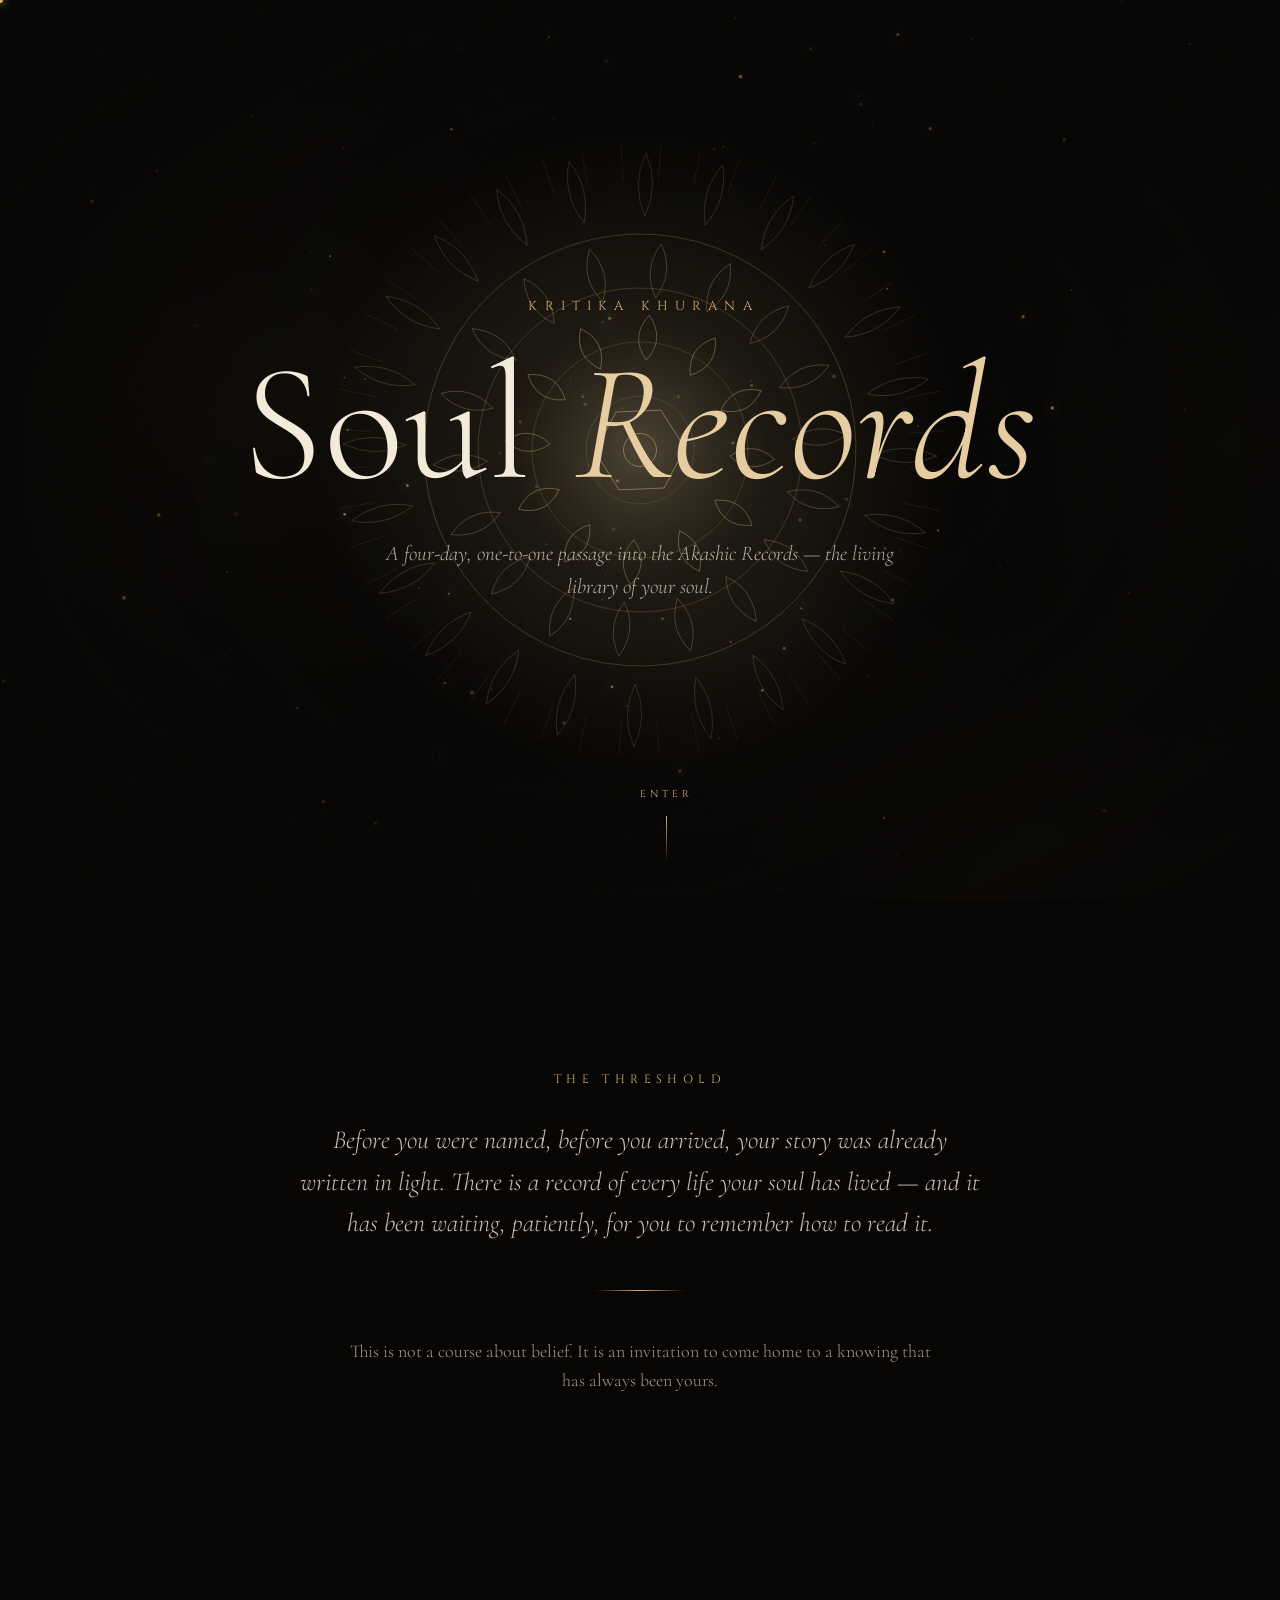
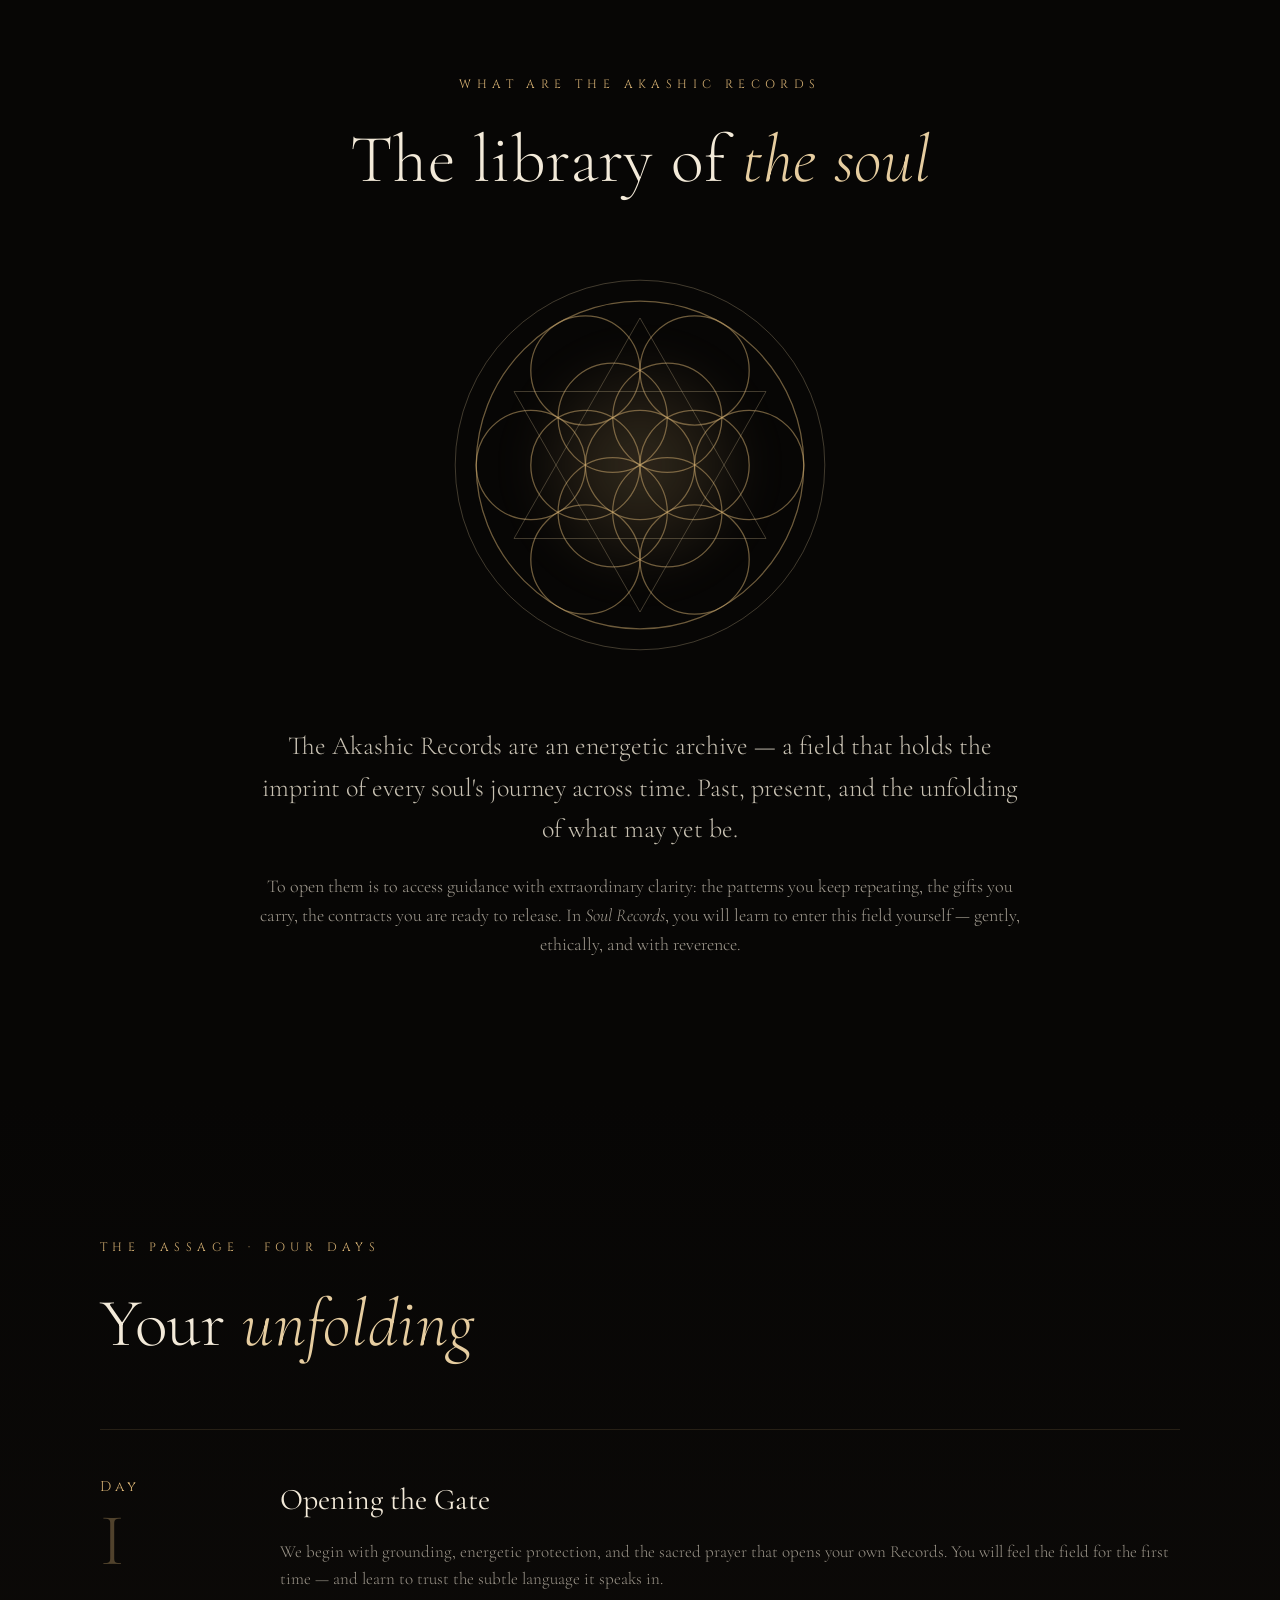
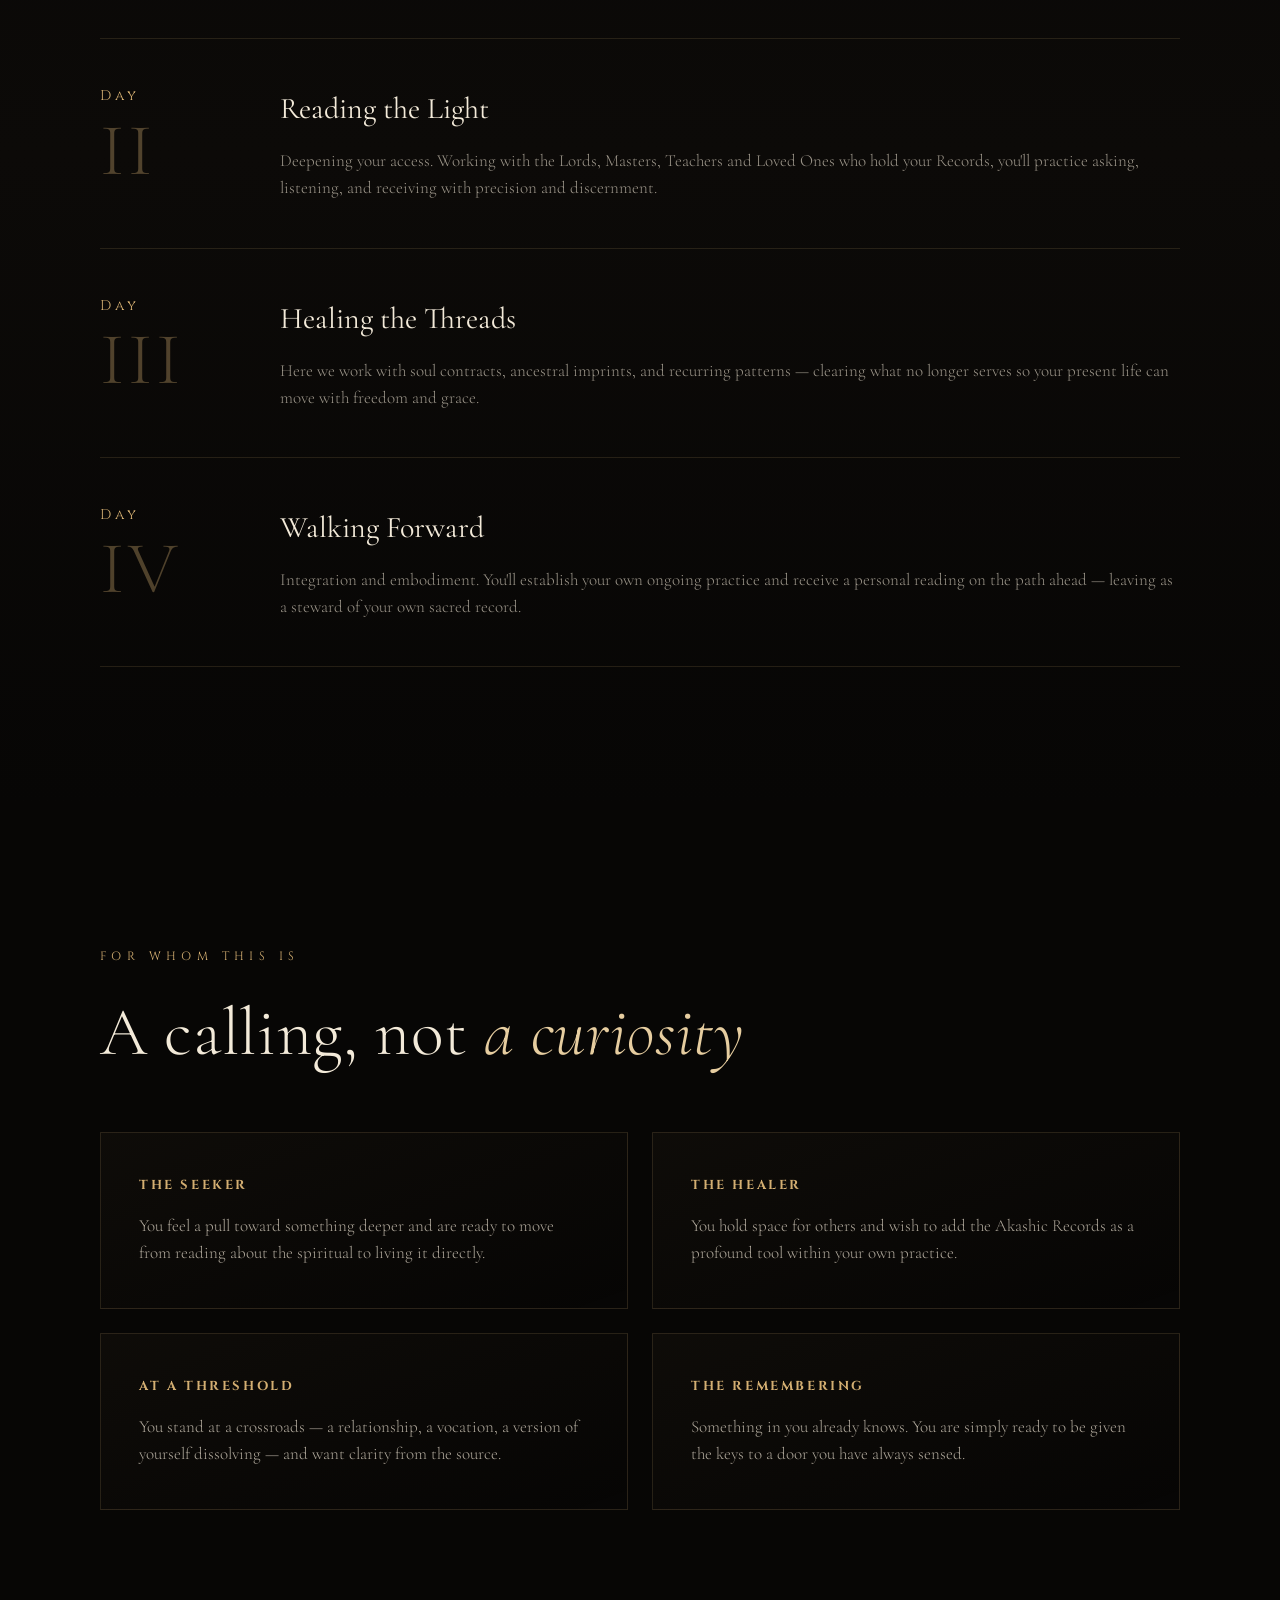
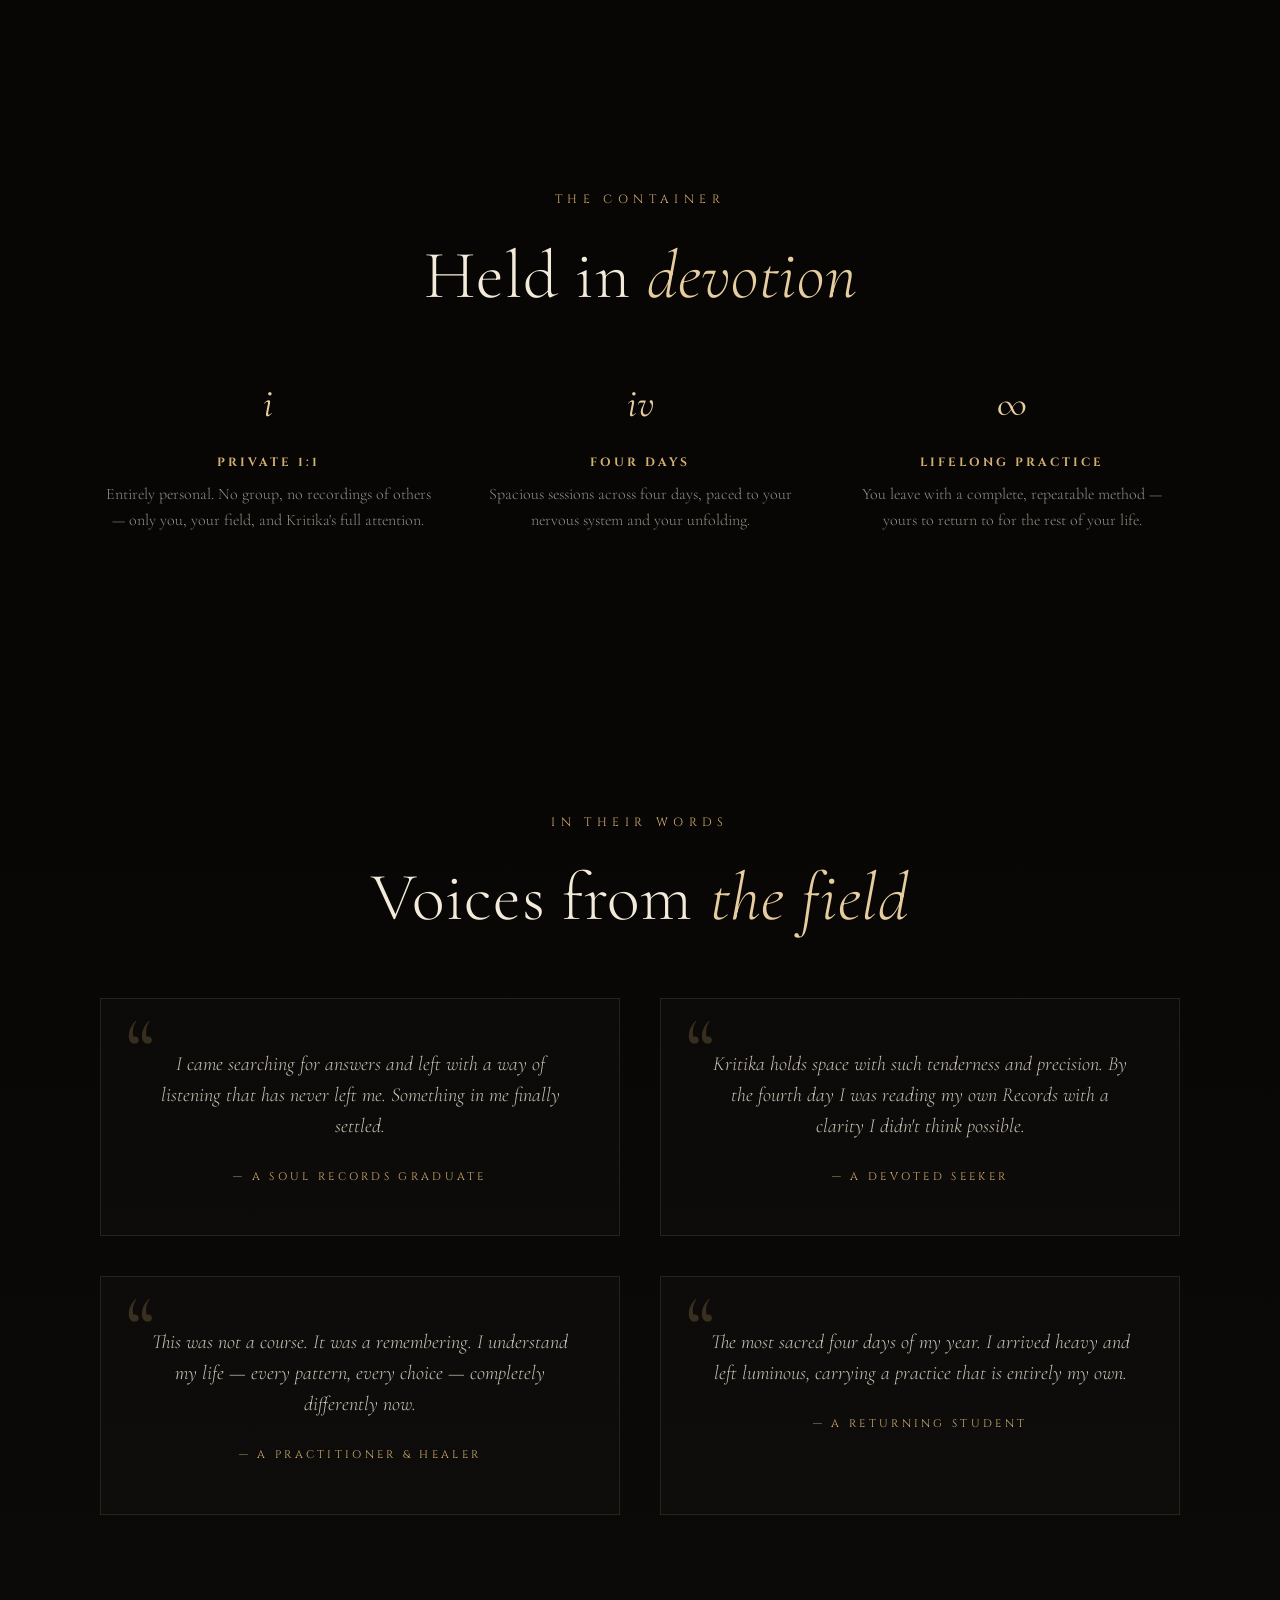
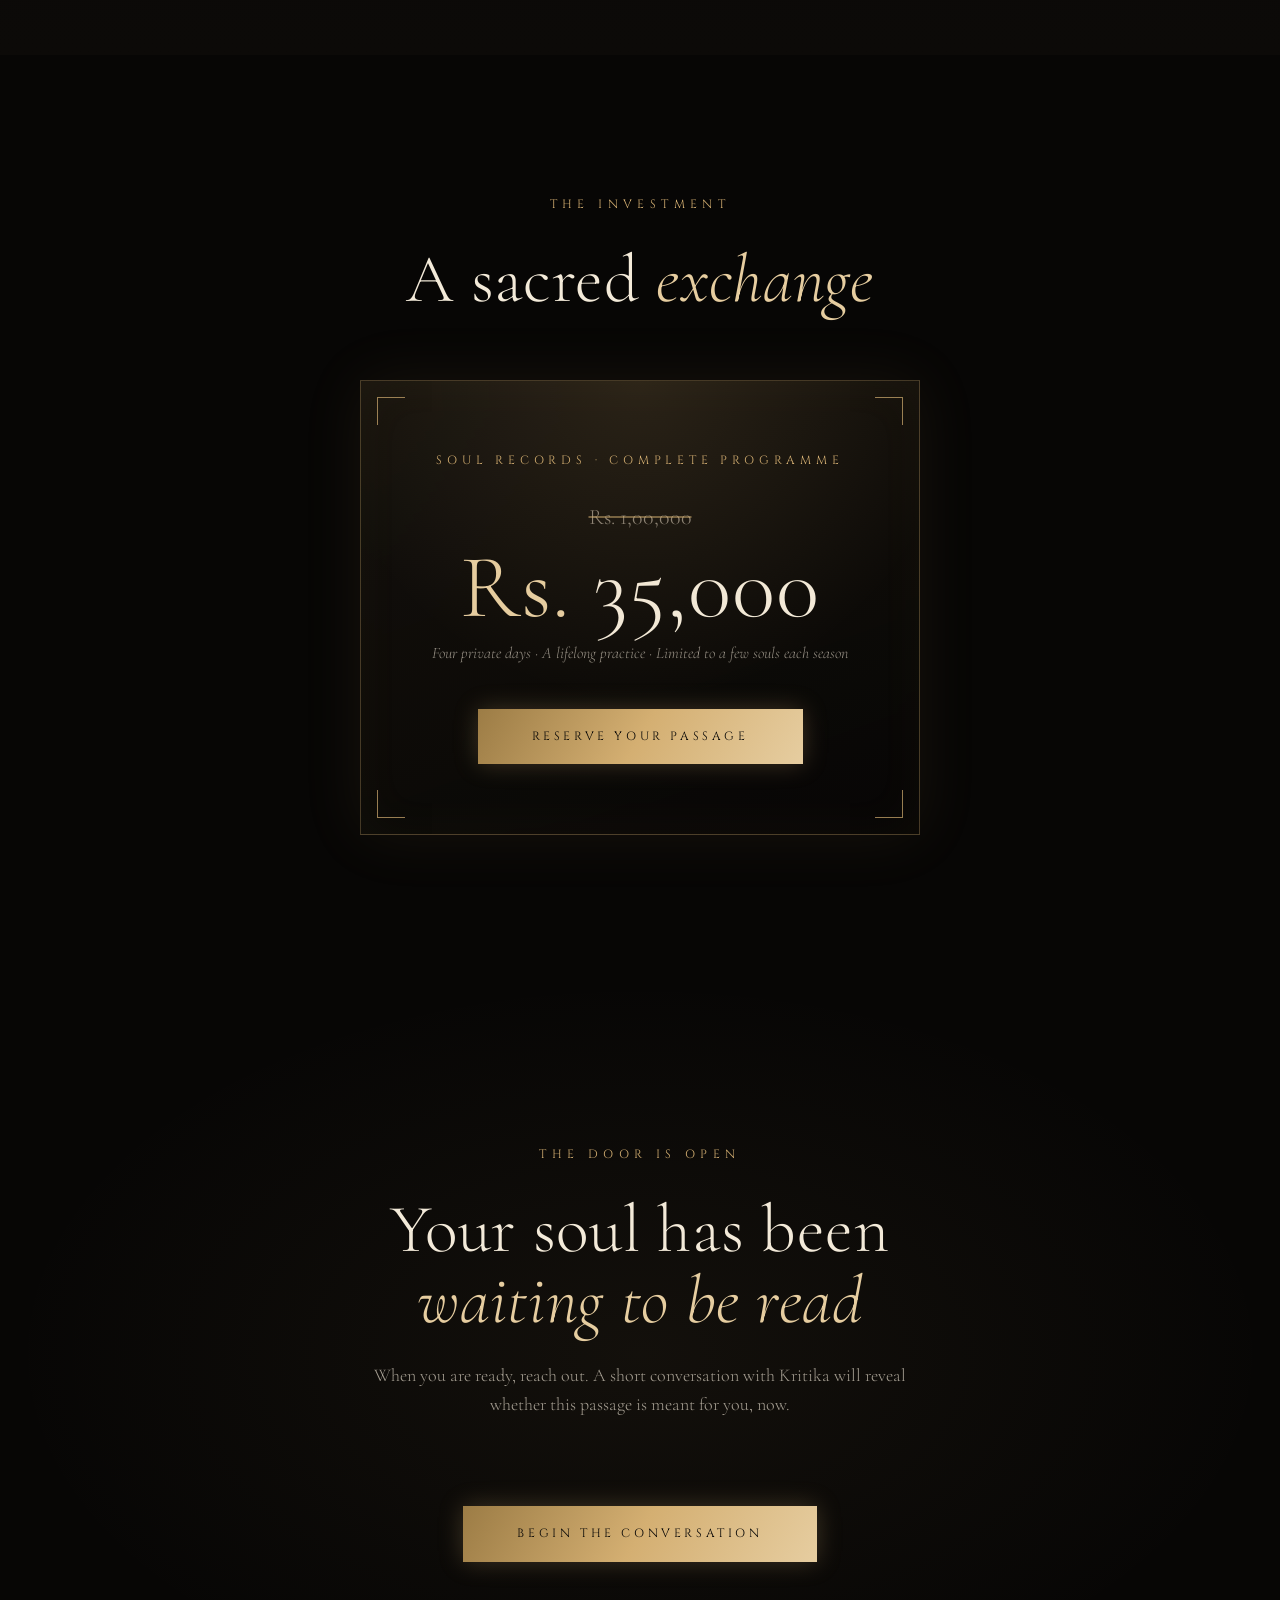
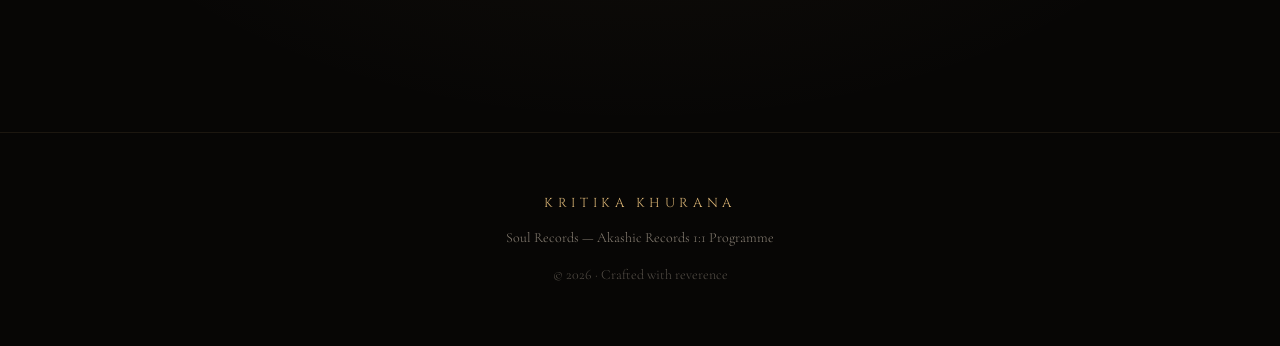
<file: index.html>
<!DOCTYPE html>
<html lang="en">
<head>
<meta charset="UTF-8" />
<meta name="viewport" content="width=device-width, initial-scale=1.0" />
<title>Soul Records — Kritika Khurana | Akashic Records 1:1 Programme</title>
<link rel="preconnect" href="https://fonts.googleapis.com" />
<link rel="preconnect" href="https://fonts.gstatic.com" crossorigin />
<link href="https://fonts.googleapis.com/css2?family=Cormorant+Garamond:ital,wght@0,300;0,400;0,500;0,600;1,300;1,400&family=Cinzel:wght@400;500;600&family=Jost:wght@200;300;400;500&display=swap" rel="stylesheet" />
<style>
  :root{
    --black:#070605;
    --black-2:#0c0a08;
    --gold:#d4af72;
    --gold-soft:#e6cda0;
    --gold-deep:#9c7c45;
    --cream:#f3ead9;
    --muted:#8a8175;
    --serif:'Cormorant Garamond',serif;
    --display:'Cinzel',serif;
    --sans:'Jost',sans-serif;
  }
  *{margin:0;padding:0;box-sizing:border-box;}
  html{scroll-behavior:smooth;}
  body{
    background:var(--black);
    color:var(--cream);
    font-family:var(--serif);
    overflow-x:hidden;
    cursor:none;
    -webkit-font-smoothing:antialiased;
    line-height:1.6;
  }
  ::selection{background:rgba(212,175,114,.25);color:var(--cream);}

  #progress{
    position:fixed;top:0;left:0;height:2px;width:0%;
    background:linear-gradient(90deg,var(--gold-deep),var(--gold),var(--gold-soft));
    z-index:9999;box-shadow:0 0 12px rgba(212,175,114,.7);
  }

  .grain{
    position:fixed;inset:0;z-index:9000;pointer-events:none;opacity:.05;
    background-image:url("data:image/svg+xml,%3Csvg xmlns='http://www.w3.org/2000/svg' width='120' height='120'%3E%3Cfilter id='n'%3E%3CfeTurbulence type='fractalNoise' baseFrequency='0.9' numOctaves='3'/%3E%3C/filter%3E%3Crect width='100%25' height='100%25' filter='url(%23n)'/%3E%3C/svg%3E");
    mix-blend-mode:overlay;
  }

  .cur-dot,.cur-ring{position:fixed;top:0;left:0;border-radius:50%;pointer-events:none;z-index:10000;transform:translate(-50%,-50%);}
  .cur-dot{width:6px;height:6px;background:var(--gold);box-shadow:0 0 8px var(--gold);}
  .cur-ring{width:34px;height:34px;border:1px solid rgba(212,175,114,.5);transition:width .25s,height .25s,border-color .25s,background .25s;}
  .cur-ring.hover{width:52px;height:52px;border-color:rgba(212,175,114,.9);background:rgba(212,175,114,.06);}
  @media(hover:none){.cur-dot,.cur-ring{display:none;}body{cursor:auto;}}

  #specks{position:fixed;inset:0;z-index:1;pointer-events:none;}

  #hero{position:relative;height:100vh;width:100%;overflow:hidden;}
  #mandala-canvas{position:absolute;inset:0;width:100%;height:100%;z-index:0;}
  .hero-vignette{position:absolute;inset:0;z-index:1;pointer-events:none;
    background:radial-gradient(ellipse at center,transparent 30%,rgba(7,6,5,.55) 75%,var(--black) 100%);}
  .hero-content{position:absolute;inset:0;z-index:2;display:flex;flex-direction:column;align-items:center;justify-content:center;text-align:center;padding:0 24px;}
  .hero-eyebrow{font-family:var(--display);font-size:13px;letter-spacing:.55em;text-transform:uppercase;color:var(--gold);margin-bottom:28px;padding-left:.55em;opacity:0;animation:fadeUp 1.6s .3s forwards;}
  .hero-title{font-family:var(--serif);font-weight:300;font-size:clamp(64px,13vw,180px);line-height:.95;letter-spacing:.01em;color:var(--cream);opacity:0;animation:fadeUp 1.8s .6s forwards;}
  .hero-title em{font-style:italic;color:var(--gold-soft);}
  .hero-sub{margin-top:34px;max-width:540px;font-size:clamp(16px,2vw,21px);font-weight:300;color:rgba(243,234,217,.72);font-style:italic;opacity:0;animation:fadeUp 1.8s 1s forwards;}
  .hero-scroll{position:absolute;bottom:38px;left:50%;transform:translateX(-50%);z-index:3;font-family:var(--display);font-size:10px;letter-spacing:.4em;text-transform:uppercase;color:var(--gold);opacity:0;animation:fadeUp 2s 1.6s forwards;}
  .hero-scroll span{display:block;width:1px;height:46px;margin:14px auto 0;background:linear-gradient(var(--gold),transparent);animation:pulseLine 2.4s ease-in-out infinite;}
  @keyframes pulseLine{0%,100%{opacity:.3;transform:scaleY(.6);}50%{opacity:1;transform:scaleY(1);}}
  @keyframes fadeUp{from{opacity:0;transform:translateY(40px);}to{opacity:1;transform:translateY(0);}}

  section{position:relative;z-index:2;padding:140px 32px;}
  .wrap{max-width:1080px;margin:0 auto;}
  .narrow{max-width:760px;margin:0 auto;}
  .eyebrow{font-family:var(--display);font-size:12px;letter-spacing:.45em;text-transform:uppercase;color:var(--gold);margin-bottom:30px;}
  h2{font-family:var(--serif);font-weight:300;font-size:clamp(38px,6vw,68px);line-height:1.05;letter-spacing:.01em;color:var(--cream);}
  h2 em{font-style:italic;color:var(--gold-soft);}
  .lead{font-size:clamp(19px,2.4vw,26px);font-weight:300;color:rgba(243,234,217,.82);}
  p.body{font-size:18px;font-weight:300;color:rgba(243,234,217,.66);margin-top:22px;}
  .divider{width:90px;height:1px;background:linear-gradient(90deg,transparent,var(--gold),transparent);margin:46px auto;}

  .reveal{opacity:0;transform:translateY(48px);transition:opacity 1.3s cubic-bezier(.16,1,.3,1),transform 1.3s cubic-bezier(.16,1,.3,1);}
  .reveal.in{opacity:1;transform:none;}
  .reveal.d1{transition-delay:.12s;}.reveal.d2{transition-delay:.24s;}.reveal.d3{transition-delay:.36s;}

  #open{text-align:center;padding-top:170px;}
  #open .lead{max-width:680px;margin:0 auto;font-style:italic;}

  #akashic{text-align:center;}
  .geo-wrap{position:relative;width:min(420px,82vw);height:min(420px,82vw);margin:60px auto 50px;display:flex;align-items:center;justify-content:center;}
  .geo-wrap svg{width:100%;height:100%;overflow:visible;}
  .geo-glow{position:absolute;inset:18%;border-radius:50%;background:radial-gradient(circle,rgba(212,175,114,.22),transparent 65%);filter:blur(18px);animation:breathe 6s ease-in-out infinite;}
  @keyframes breathe{0%,100%{opacity:.45;transform:scale(.92);}50%{opacity:.9;transform:scale(1.04);}}
  .geo-rot{transform-origin:center;animation:spin 120s linear infinite;}
  .geo-rot-rev{transform-origin:center;animation:spin 90s linear infinite reverse;}
  @keyframes spin{to{transform:rotate(360deg);}}
  .geo-stroke{fill:none;stroke:var(--gold);stroke-width:.6;opacity:.5;}
  .geo-stroke-2{fill:none;stroke:var(--gold-soft);stroke-width:.4;opacity:.32;}

  #curriculum{background:linear-gradient(180deg,var(--black),var(--black-2),var(--black));}
  .days{margin-top:70px;display:flex;flex-direction:column;gap:0;}
  .day{display:grid;grid-template-columns:140px 1fr;gap:40px;padding:46px 0;border-top:1px solid rgba(212,175,114,.14);align-items:start;}
  .day:last-child{border-bottom:1px solid rgba(212,175,114,.14);}
  .day-num{font-family:var(--display);font-size:14px;letter-spacing:.3em;color:var(--gold);}
  .day-num .big{display:block;font-family:var(--serif);font-size:74px;line-height:.9;font-weight:300;color:rgba(212,175,114,.35);margin-top:10px;}
  .day h3{font-family:var(--serif);font-weight:400;font-size:30px;color:var(--cream);margin-bottom:14px;}
  .day p{font-size:17px;font-weight:300;color:rgba(243,234,217,.62);}

  .cards{margin-top:64px;display:grid;grid-template-columns:repeat(2,1fr);gap:24px;}
  .card{position:relative;padding:42px 38px;border:1px solid rgba(212,175,114,.16);background:linear-gradient(160deg,rgba(212,175,114,.04),transparent);transition:border-color .5s,transform .5s,background .5s;}
  .card:hover{border-color:rgba(212,175,114,.4);transform:translateY(-4px);background:linear-gradient(160deg,rgba(212,175,114,.08),transparent);}
  .card h4{font-family:var(--display);font-size:13px;letter-spacing:.2em;text-transform:uppercase;color:var(--gold);margin-bottom:16px;}
  .card p{font-size:17px;font-weight:300;color:rgba(243,234,217,.7);}
  .format-list{margin-top:60px;display:grid;grid-template-columns:repeat(3,1fr);gap:36px;text-align:center;}
  .format-item .ic{font-family:var(--serif);font-size:40px;color:var(--gold-soft);font-style:italic;}
  .format-item h4{font-family:var(--display);font-size:12px;letter-spacing:.25em;text-transform:uppercase;color:var(--gold);margin:18px 0 10px;}
  .format-item p{font-size:16px;font-weight:300;color:rgba(243,234,217,.6);}

  #testimonials{text-align:center;background:linear-gradient(180deg,var(--black),var(--black-2));}
  .quotes{margin-top:64px;display:grid;grid-template-columns:repeat(2,1fr);gap:40px;}
  .quote{padding:50px 44px;border:1px solid rgba(212,175,114,.14);position:relative;background:rgba(255,255,255,.012);}
  .quote::before{content:'\201C';position:absolute;top:6px;left:24px;font-family:var(--serif);font-size:90px;color:rgba(212,175,114,.22);line-height:1;}
  .quote p{font-size:20px;font-weight:300;font-style:italic;color:rgba(243,234,217,.82);line-height:1.55;}
  .quote .by{margin-top:26px;font-family:var(--display);font-size:11px;letter-spacing:.3em;text-transform:uppercase;color:var(--gold);}

  #investment{text-align:center;}
  .invest-card{position:relative;max-width:560px;margin:64px auto 0;padding:70px 50px;background:linear-gradient(160deg,rgba(212,175,114,.07),rgba(7,6,5,.4));border:1px solid rgba(212,175,114,.3);box-shadow:0 0 60px rgba(212,175,114,.08),inset 0 0 50px rgba(212,175,114,.04);overflow:hidden;}
  .invest-card::after{content:'';position:absolute;inset:0;background:radial-gradient(circle at 50% 0%,rgba(212,175,114,.12),transparent 60%);pointer-events:none;}
  .corner{position:absolute;width:28px;height:28px;border:1px solid var(--gold);opacity:.7;}
  .corner.tl{top:16px;left:16px;border-right:none;border-bottom:none;}
  .corner.tr{top:16px;right:16px;border-left:none;border-bottom:none;}
  .corner.bl{bottom:16px;left:16px;border-right:none;border-top:none;}
  .corner.br{bottom:16px;right:16px;border-left:none;border-top:none;}
  .invest-label{font-family:var(--display);font-size:12px;letter-spacing:.4em;text-transform:uppercase;color:var(--gold);}
  .invest-old{margin-top:30px;font-size:22px;font-weight:300;color:var(--muted);text-decoration:line-through;text-decoration-color:rgba(212,175,114,.5);}
  .invest-price{font-family:var(--serif);font-weight:300;font-size:clamp(56px,11vw,90px);line-height:1;color:var(--cream);margin:8px 0 6px;letter-spacing:.01em;}
  .invest-price em{font-style:normal;color:var(--gold-soft);}
  .invest-note{font-size:16px;font-weight:300;font-style:italic;color:rgba(243,234,217,.6);margin-top:8px;}
  .cta{display:inline-block;margin-top:42px;padding:18px 54px;font-family:var(--display);font-size:12px;letter-spacing:.3em;text-transform:uppercase;color:var(--black);background:linear-gradient(120deg,var(--gold-deep),var(--gold),var(--gold-soft));border:none;text-decoration:none;transition:transform .4s,box-shadow .4s;box-shadow:0 0 24px rgba(212,175,114,.25);}
  .cta:hover{transform:translateY(-3px);box-shadow:0 8px 40px rgba(212,175,114,.45);}
  .cta.outline{background:transparent;color:var(--gold);border:1px solid rgba(212,175,114,.5);box-shadow:none;}
  .cta.outline:hover{background:rgba(212,175,114,.08);box-shadow:0 0 30px rgba(212,175,114,.15);}

  #final{text-align:center;padding:170px 32px;background:radial-gradient(ellipse at center,rgba(212,175,114,.06),transparent 70%),var(--black);}
  #final h2{margin-bottom:24px;}

  footer{position:relative;z-index:2;text-align:center;padding:60px 32px;border-top:1px solid rgba(212,175,114,.1);}
  footer .name{font-family:var(--display);font-size:13px;letter-spacing:.35em;text-transform:uppercase;color:var(--gold);}
  footer p{font-size:14px;font-weight:300;color:var(--muted);margin-top:14px;}

  @media(max-width:768px){
    section{padding:90px 22px;}
    .day{grid-template-columns:1fr;gap:14px;padding:36px 0;}
    .day-num .big{font-size:54px;}
    .cards,.quotes{grid-template-columns:1fr;}
    .format-list{grid-template-columns:1fr;gap:48px;}
    .invest-card{padding:54px 28px;}
    .card,.quote{padding:36px 28px;}
    .hero-eyebrow{letter-spacing:.4em;}
  }
</style>
</head>
<body>

<div id="progress"></div>
<div class="grain"></div>
<div class="cur-dot"></div>
<div class="cur-ring"></div>
<canvas id="specks"></canvas>

<!-- ===================== HERO ===================== -->
<section id="hero">
  <canvas id="mandala-canvas"></canvas>
  <div class="hero-vignette"></div>
  <div class="hero-content">
    <div class="hero-eyebrow">Kritika Khurana</div>
    <h1 class="hero-title">Soul <em>Records</em></h1>
    <p class="hero-sub">A four-day, one-to-one passage into the Akashic Records — the living library of your soul.</p>
  </div>
  <div class="hero-scroll">Enter<span></span></div>
</section>

<!-- ===================== OPEN STATEMENT ===================== -->
<section id="open">
  <div class="narrow">
    <div class="eyebrow reveal">The Threshold</div>
    <p class="lead reveal d1">Before you were named, before you arrived, your story was already written in light. There is a record of every life your soul has lived — and it has been waiting, patiently, for you to remember how to read it.</p>
    <div class="divider reveal d2"></div>
    <p class="body reveal d2" style="text-align:center;max-width:600px;margin-left:auto;margin-right:auto;">This is not a course about belief. It is an invitation to come home to a knowing that has always been yours.</p>
  </div>
</section>

<!-- ===================== AKASHIC ===================== -->
<section id="akashic">
  <div class="wrap">
    <div class="eyebrow reveal">What Are The Akashic Records</div>
    <h2 class="reveal d1">The library of <em>the soul</em></h2>

    <div class="geo-wrap reveal d2">
      <div class="geo-glow"></div>
      <svg viewBox="0 0 200 200" aria-hidden="true">
        <g class="geo-rot">
          <circle class="geo-stroke" cx="100" cy="100" r="26"/>
          <g id="ring1"></g>
          <g id="ring2"></g>
        </g>
        <g class="geo-rot-rev">
          <polygon class="geo-stroke-2" points="100,30 160,135 40,135"/>
          <polygon class="geo-stroke-2" points="100,170 40,65 160,65"/>
        </g>
        <circle class="geo-stroke" cx="100" cy="100" r="78"/>
        <circle class="geo-stroke-2" cx="100" cy="100" r="88"/>
      </svg>
    </div>

    <p class="lead narrow reveal d2">The Akashic Records are an energetic archive — a field that holds the imprint of every soul's journey across time. Past, present, and the unfolding of what may yet be.</p>
    <p class="body narrow reveal d3">To open them is to access guidance with extraordinary clarity: the patterns you keep repeating, the gifts you carry, the contracts you are ready to release. In <em>Soul Records</em>, you will learn to enter this field yourself — gently, ethically, and with reverence.</p>
  </div>
</section>

<!-- ===================== CURRICULUM ===================== -->
<section id="curriculum">
  <div class="wrap">
    <div class="eyebrow reveal">The Passage · Four Days</div>
    <h2 class="reveal d1">Your <em>unfolding</em></h2>
    <div class="days">
      <div class="day reveal">
        <div class="day-num">Day<span class="big">I</span></div>
        <div><h3>Opening the Gate</h3><p>We begin with grounding, energetic protection, and the sacred prayer that opens your own Records. You will feel the field for the first time — and learn to trust the subtle language it speaks in.</p></div>
      </div>
      <div class="day reveal">
        <div class="day-num">Day<span class="big">II</span></div>
        <div><h3>Reading the Light</h3><p>Deepening your access. Working with the Lords, Masters, Teachers and Loved Ones who hold your Records, you'll practice asking, listening, and receiving with precision and discernment.</p></div>
      </div>
      <div class="day reveal">
        <div class="day-num">Day<span class="big">III</span></div>
        <div><h3>Healing the Threads</h3><p>Here we work with soul contracts, ancestral imprints, and recurring patterns — clearing what no longer serves so your present life can move with freedom and grace.</p></div>
      </div>
      <div class="day reveal">
        <div class="day-num">Day<span class="big">IV</span></div>
        <div><h3>Walking Forward</h3><p>Integration and embodiment. You'll establish your own ongoing practice and receive a personal reading on the path ahead — leaving as a steward of your own sacred record.</p></div>
      </div>
    </div>
  </div>
</section>

<!-- ===================== FOR WHO ===================== -->
<section id="forwho">
  <div class="wrap">
    <div class="eyebrow reveal">For Whom This Is</div>
    <h2 class="reveal d1">A calling, not <em>a curiosity</em></h2>
    <div class="cards">
      <div class="card reveal"><h4>The Seeker</h4><p>You feel a pull toward something deeper and are ready to move from reading about the spiritual to living it directly.</p></div>
      <div class="card reveal d1"><h4>The Healer</h4><p>You hold space for others and wish to add the Akashic Records as a profound tool within your own practice.</p></div>
      <div class="card reveal d2"><h4>At a Threshold</h4><p>You stand at a crossroads — a relationship, a vocation, a version of yourself dissolving — and want clarity from the source.</p></div>
      <div class="card reveal d3"><h4>The Remembering</h4><p>Something in you already knows. You are simply ready to be given the keys to a door you have always sensed.</p></div>
    </div>
  </div>
</section>

<!-- ===================== FORMAT ===================== -->
<section id="format">
  <div class="wrap" style="text-align:center;">
    <div class="eyebrow reveal">The Container</div>
    <h2 class="reveal d1">Held in <em>devotion</em></h2>
    <div class="format-list">
      <div class="format-item reveal"><div class="ic">i</div><h4>Private 1:1</h4><p>Entirely personal. No group, no recordings of others — only you, your field, and Kritika's full attention.</p></div>
      <div class="format-item reveal d1"><div class="ic">iv</div><h4>Four Days</h4><p>Spacious sessions across four days, paced to your nervous system and your unfolding.</p></div>
      <div class="format-item reveal d2"><div class="ic">&#8734;</div><h4>Lifelong Practice</h4><p>You leave with a complete, repeatable method — yours to return to for the rest of your life.</p></div>
    </div>
  </div>
</section>

<!-- ===================== TESTIMONIALS ===================== -->
<section id="testimonials">
  <div class="wrap">
    <div class="eyebrow reveal">In Their Words</div>
    <h2 class="reveal d1">Voices from <em>the field</em></h2>
    <div class="quotes">
      <div class="quote reveal"><p>I came searching for answers and left with a way of listening that has never left me. Something in me finally settled.</p><div class="by">— A Soul Records Graduate</div></div>
      <div class="quote reveal d1"><p>Kritika holds space with such tenderness and precision. By the fourth day I was reading my own Records with a clarity I didn't think possible.</p><div class="by">— A Devoted Seeker</div></div>
      <div class="quote reveal d1"><p>This was not a course. It was a remembering. I understand my life — every pattern, every choice — completely differently now.</p><div class="by">— A Practitioner &amp; Healer</div></div>
      <div class="quote reveal"><p>The most sacred four days of my year. I arrived heavy and left luminous, carrying a practice that is entirely my own.</p><div class="by">— A Returning Student</div></div>
    </div>
  </div>
</section>

<!-- ===================== INVESTMENT ===================== -->
<section id="investment">
  <div class="wrap">
    <div class="eyebrow reveal">The Investment</div>
    <h2 class="reveal d1">A sacred <em>exchange</em></h2>
    <div class="invest-card reveal d2">
      <span class="corner tl"></span><span class="corner tr"></span>
      <span class="corner bl"></span><span class="corner br"></span>
      <div class="invest-label">Soul Records · Complete Programme</div>
      <div class="invest-old">Rs. 1,00,000</div>
      <div class="invest-price"><em>Rs.</em> 35,000</div>
      <div class="invest-note">Four private days · A lifelong practice · Limited to a few souls each season</div>
      <a href="#final" class="cta" data-hover>Reserve Your Passage</a>
    </div>
  </div>
</section>

<!-- ===================== FINAL CTA ===================== -->
<section id="final">
  <div class="narrow">
    <div class="eyebrow reveal">The Door Is Open</div>
    <h2 class="reveal d1">Your soul has been<br><em>waiting to be read</em></h2>
    <p class="body reveal d2" style="max-width:540px;margin:24px auto 0;">When you are ready, reach out. A short conversation with Kritika will reveal whether this passage is meant for you, now.</p>
    <div class="reveal d3" style="margin-top:46px;">
      <a href="mailto:hello@kritikakhurana.com?subject=Soul%20Records%20Enquiry" class="cta" data-hover>Begin the Conversation</a>
    </div>
  </div>
</section>

<footer>
  <div class="name">Kritika Khurana</div>
  <p>Soul Records — Akashic Records 1:1 Programme</p>
  <p style="opacity:.6;">© 2026 · Crafted with reverence</p>
</footer>

<script>
/* ---------------- Custom cursor ---------------- */
(function(){
  const dot=document.querySelector('.cur-dot'),ring=document.querySelector('.cur-ring');
  let mx=innerWidth/2,my=innerHeight/2,rx=mx,ry=my;
  addEventListener('mousemove',e=>{mx=e.clientX;my=e.clientY;dot.style.left=mx+'px';dot.style.top=my+'px';});
  (function loop(){rx+=(mx-rx)*.18;ry+=(my-ry)*.18;ring.style.left=rx+'px';ring.style.top=ry+'px';requestAnimationFrame(loop);})();
  document.querySelectorAll('a,button,[data-hover]').forEach(el=>{
    el.addEventListener('mouseenter',()=>ring.classList.add('hover'));
    el.addEventListener('mouseleave',()=>ring.classList.remove('hover'));
  });
})();

/* ---------------- Flower-of-life SVG rings ---------------- */
(function(){
  const r=26,cx=100,cy=100;
  const make=(g,radius)=>{
    for(let i=0;i<6;i++){
      const a=Math.PI/3*i;
      const c=document.createElementNS('http://www.w3.org/2000/svg','circle');
      c.setAttribute('cx',cx+Math.cos(a)*radius);
      c.setAttribute('cy',cy+Math.sin(a)*radius);
      c.setAttribute('r',r);c.setAttribute('class','geo-stroke');
      g.appendChild(c);
    }
  };
  make(document.getElementById('ring1'),r);
  make(document.getElementById('ring2'),r*2);
})();

/* ---------------- Scroll progress ---------------- */
const prog=document.getElementById('progress');
function onScroll(){
  const h=document.documentElement.scrollHeight-innerHeight;
  prog.style.width=(scrollY/h*100)+'%';
}
addEventListener('scroll',onScroll,{passive:true});onScroll();

/* ---------------- IntersectionObserver reveals ---------------- */
const io=new IntersectionObserver((es)=>{
  es.forEach(e=>{if(e.isIntersecting){e.target.classList.add('in');io.unobserve(e.target);}});
},{threshold:.18});
document.querySelectorAll('.reveal').forEach(el=>io.observe(el));

/* ---------------- Rising gold specks ---------------- */
(function(){
  const cv=document.getElementById('specks'),ctx=cv.getContext('2d');
  let w,h,specks=[];
  function size(){w=cv.width=innerWidth;h=cv.height=innerHeight;}
  size();addEventListener('resize',size);
  for(let i=0;i<60;i++){
    specks.push({x:Math.random()*w,y:Math.random()*h,r:Math.random()*1.6+.4,s:Math.random()*.4+.15,o:Math.random()*.5+.2,t:Math.random()*100});
  }
  function draw(){
    ctx.clearRect(0,0,w,h);
    specks.forEach(p=>{
      p.y-=p.s;p.t+=.02;
      if(p.y<-5){p.y=h+5;p.x=Math.random()*w;}
      const tw=p.o*(.6+.4*Math.sin(p.t));
      ctx.beginPath();ctx.arc(p.x+Math.sin(p.t)*8,p.y,p.r,0,7);
      ctx.fillStyle='rgba(212,175,114,'+tw+')';ctx.shadowBlur=6;ctx.shadowColor='rgba(212,175,114,.6)';ctx.fill();
    });
    requestAnimationFrame(draw);
  }
  draw();
})();

/* ---------------- HERO Canvas: rotating golden mandala + fog ---------------- */
(function(){
  const cv=document.getElementById('mandala-canvas'),ctx=cv.getContext('2d');
  let w,h,cx,cy,dpr=Math.min(devicePixelRatio||1,2);
  function size(){
    w=cv.clientWidth;h=cv.clientHeight;
    cv.width=w*dpr;cv.height=h*dpr;ctx.setTransform(dpr,0,0,dpr,0,0);
    cx=w/2;cy=h/2;
  }
  size();addEventListener('resize',size);

  const fog=[];
  for(let i=0;i<6;i++)fog.push({x:Math.random()*w,y:Math.random()*h,r:200+Math.random()*220,a:Math.random()*Math.PI*2,sp:.0006+Math.random()*.0008});

  const parts=[];
  for(let i=0;i<90;i++)parts.push({a:Math.random()*Math.PI*2,d:Math.random()*Math.min(w,h)*.55,sp:(Math.random()*.0008+.0002)*(Math.random()<.5?1:-1),r:Math.random()*1.4+.3,o:Math.random()*.6+.2,t:Math.random()*100});

  let rot=0,scrollT=0;
  addEventListener('scroll',()=>{scrollT=Math.min(1,scrollY/innerHeight);},{passive:true});

  function petalLayer(radius,count,len,width,phase,alpha){
    ctx.save();ctx.rotate(phase);
    for(let i=0;i<count;i++){
      const a=(Math.PI*2/count)*i;
      ctx.save();ctx.rotate(a);
      ctx.beginPath();
      ctx.moveTo(0,radius);
      ctx.quadraticCurveTo(width,radius+len*.5,0,radius+len);
      ctx.quadraticCurveTo(-width,radius+len*.5,0,radius);
      ctx.strokeStyle='rgba(212,175,114,'+alpha+')';
      ctx.lineWidth=.8;ctx.stroke();
      ctx.restore();
    }
    ctx.restore();
  }

  function draw(){
    ctx.clearRect(0,0,w,h);

    fog.forEach(f=>{
      f.a+=f.sp;
      const fx=f.x+Math.cos(f.a)*60,fy=f.y+Math.sin(f.a)*60;
      const g=ctx.createRadialGradient(fx,fy,0,fx,fy,f.r);
      g.addColorStop(0,'rgba(60,46,24,0.10)');
      g.addColorStop(1,'rgba(7,6,5,0)');
      ctx.fillStyle=g;ctx.beginPath();ctx.arc(fx,fy,f.r,0,7);ctx.fill();
    });

    const scale=1+scrollT*2.4;
    const fade=1-scrollT*0.9;

    ctx.save();
    ctx.translate(cx,cy);
    ctx.scale(scale,scale);
    rot+=0.0012;
    ctx.globalAlpha=Math.max(0,fade);

    const base=Math.min(w,h);

    const cg=ctx.createRadialGradient(0,0,0,0,0,base*.36);
    cg.addColorStop(0,'rgba(230,205,160,0.30)');
    cg.addColorStop(.4,'rgba(212,175,114,0.10)');
    cg.addColorStop(1,'rgba(212,175,114,0)');
    ctx.fillStyle=cg;ctx.beginPath();ctx.arc(0,0,base*.36,0,7);ctx.fill();

    ctx.save();
    ctx.rotate(rot);
    for(let i=1;i<=4;i++){
      ctx.beginPath();ctx.arc(0,0,base*.06*i,0,7);
      ctx.strokeStyle='rgba(212,175,114,'+(0.18+0.04*i)+')';ctx.lineWidth=.7;ctx.stroke();
    }
    petalLayer(base*.10,12,base*.05,base*.02,0,.45);
    petalLayer(base*.17,18,base*.06,base*.018,rot*.5,.32);
    petalLayer(base*.26,24,base*.07,base*.016,-rot*.7,.24);

    ctx.save();
    for(let i=0;i<48;i++){
      ctx.rotate(Math.PI*2/48);
      ctx.beginPath();ctx.moveTo(0,base*.30);ctx.lineTo(0,base*.34);
      ctx.strokeStyle='rgba(212,175,114,0.18)';ctx.lineWidth=.5;ctx.stroke();
    }
    ctx.restore();

    ctx.save();ctx.rotate(-rot*1.6);
    ctx.beginPath();
    for(let i=0;i<6;i++){
      const a=Math.PI/3*i,x=Math.cos(a)*base*.05,y=Math.sin(a)*base*.05;
      i?ctx.lineTo(x,y):ctx.moveTo(x,y);
    }
    ctx.closePath();ctx.strokeStyle='rgba(230,205,160,0.5)';ctx.lineWidth=.8;ctx.stroke();
    ctx.restore();

    ctx.restore();
    ctx.restore();

    ctx.save();ctx.translate(cx,cy);
    parts.forEach(p=>{
      p.a+=p.sp;p.t+=.02;
      const x=Math.cos(p.a)*p.d,y=Math.sin(p.a)*p.d;
      const tw=p.o*(.55+.45*Math.sin(p.t))*Math.max(0,fade);
      ctx.beginPath();ctx.arc(x,y,p.r,0,7);
      ctx.fillStyle='rgba(212,175,114,'+tw+')';
      ctx.shadowBlur=8;ctx.shadowColor='rgba(212,175,114,.8)';ctx.fill();
    });
    ctx.restore();

    requestAnimationFrame(draw);
  }
  draw();
})();
</script>
</body>
</html>
</file>
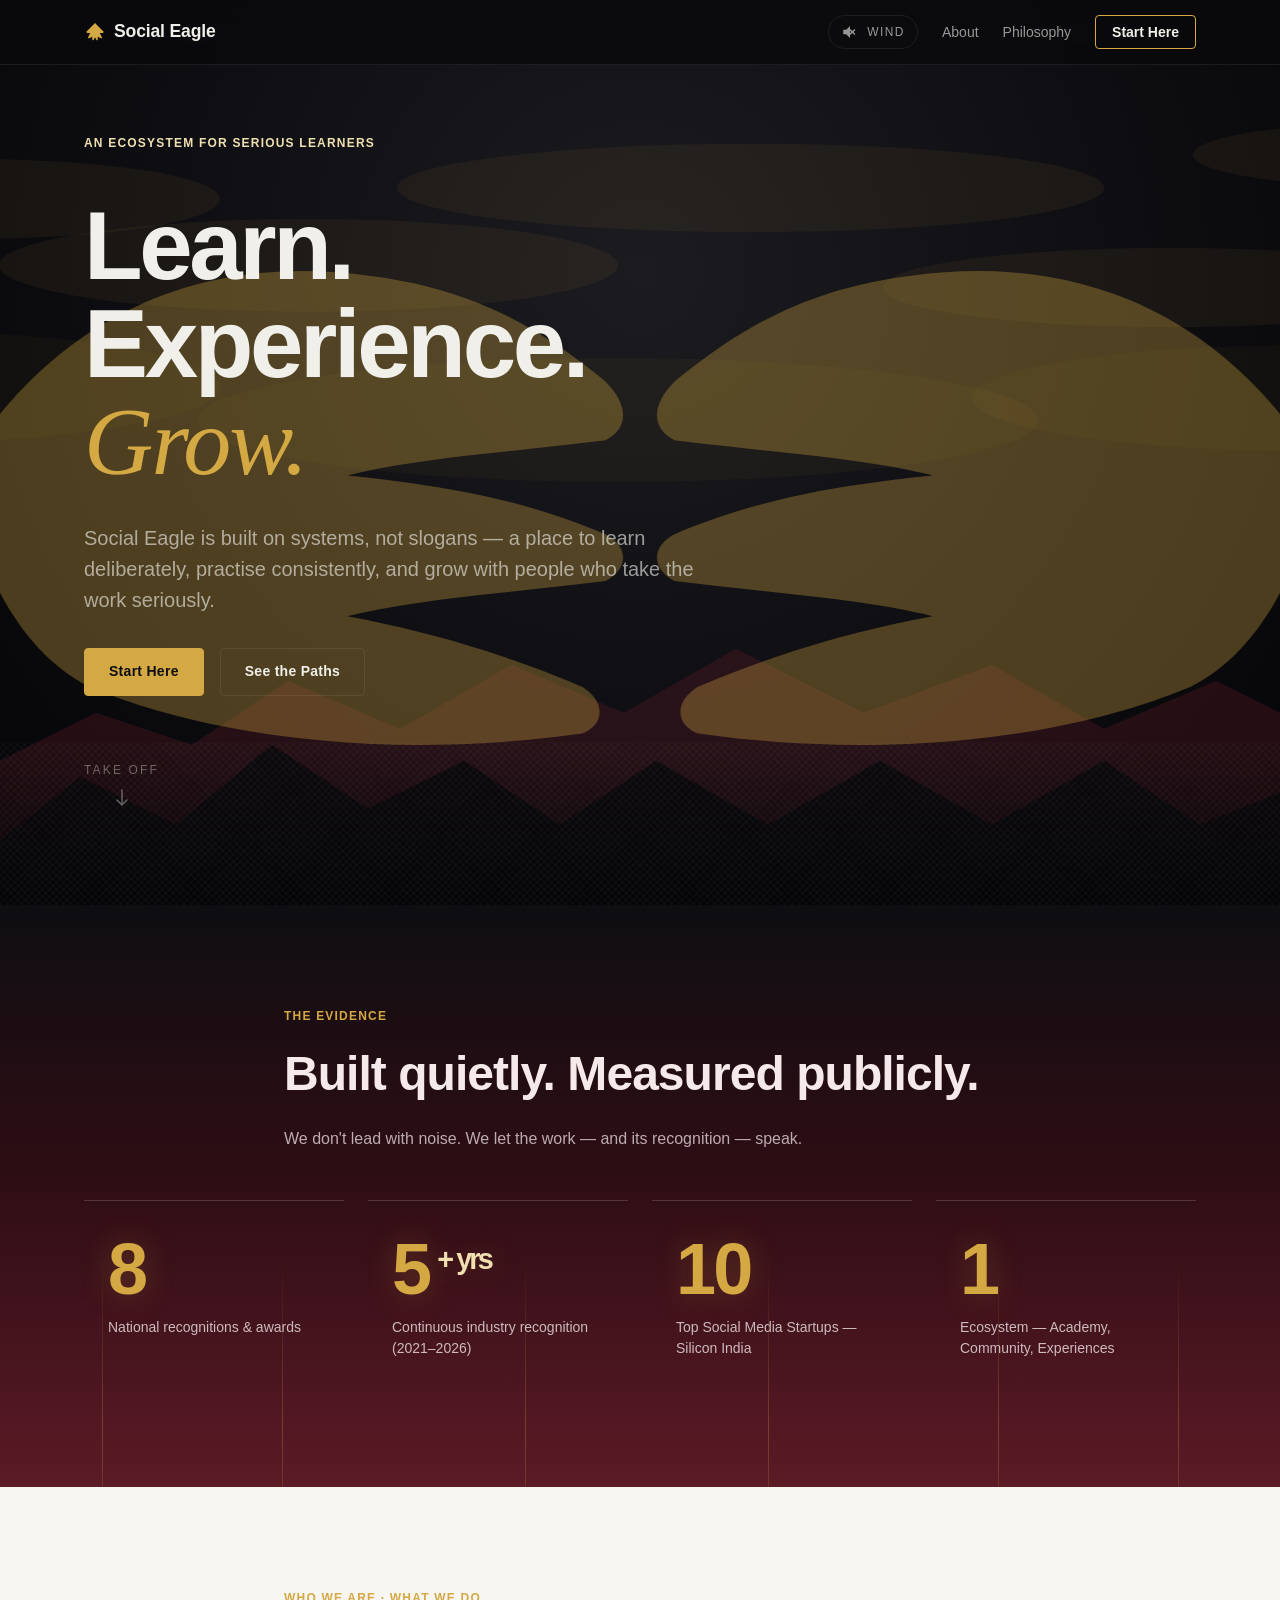
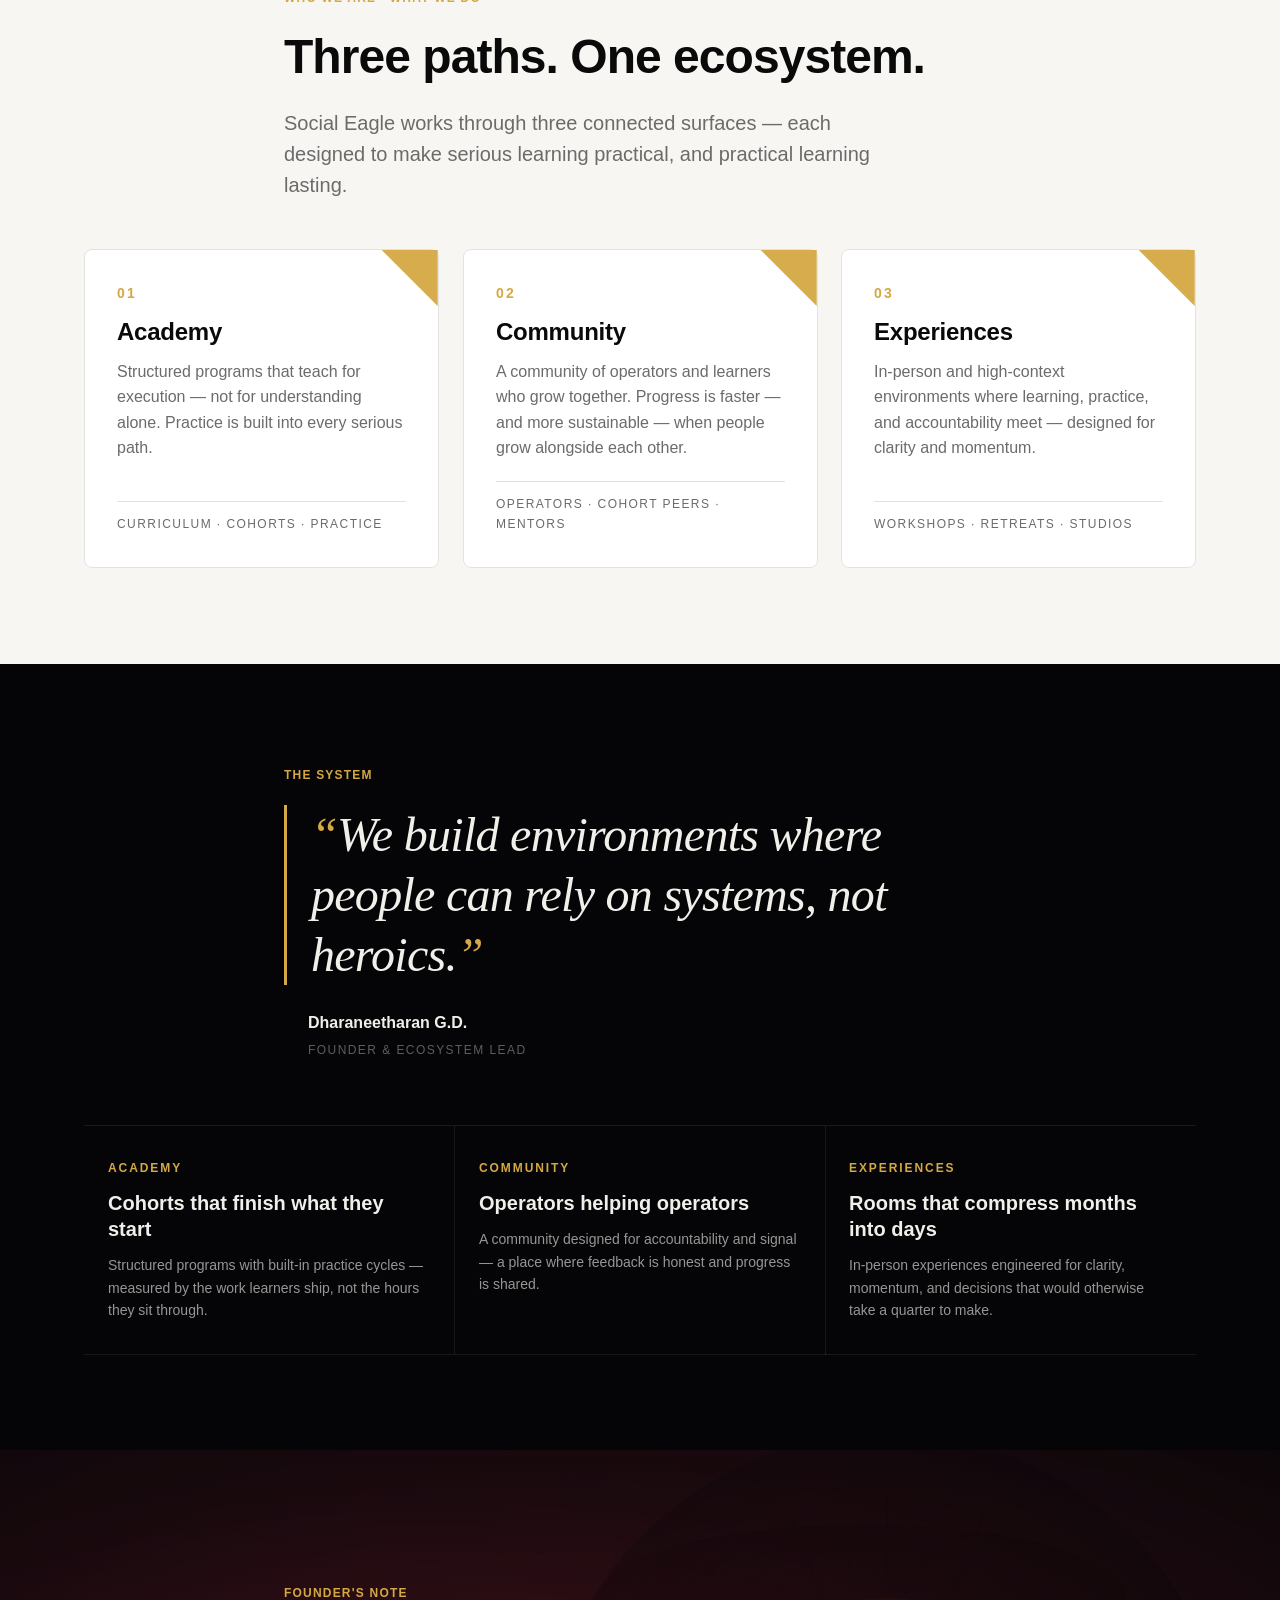
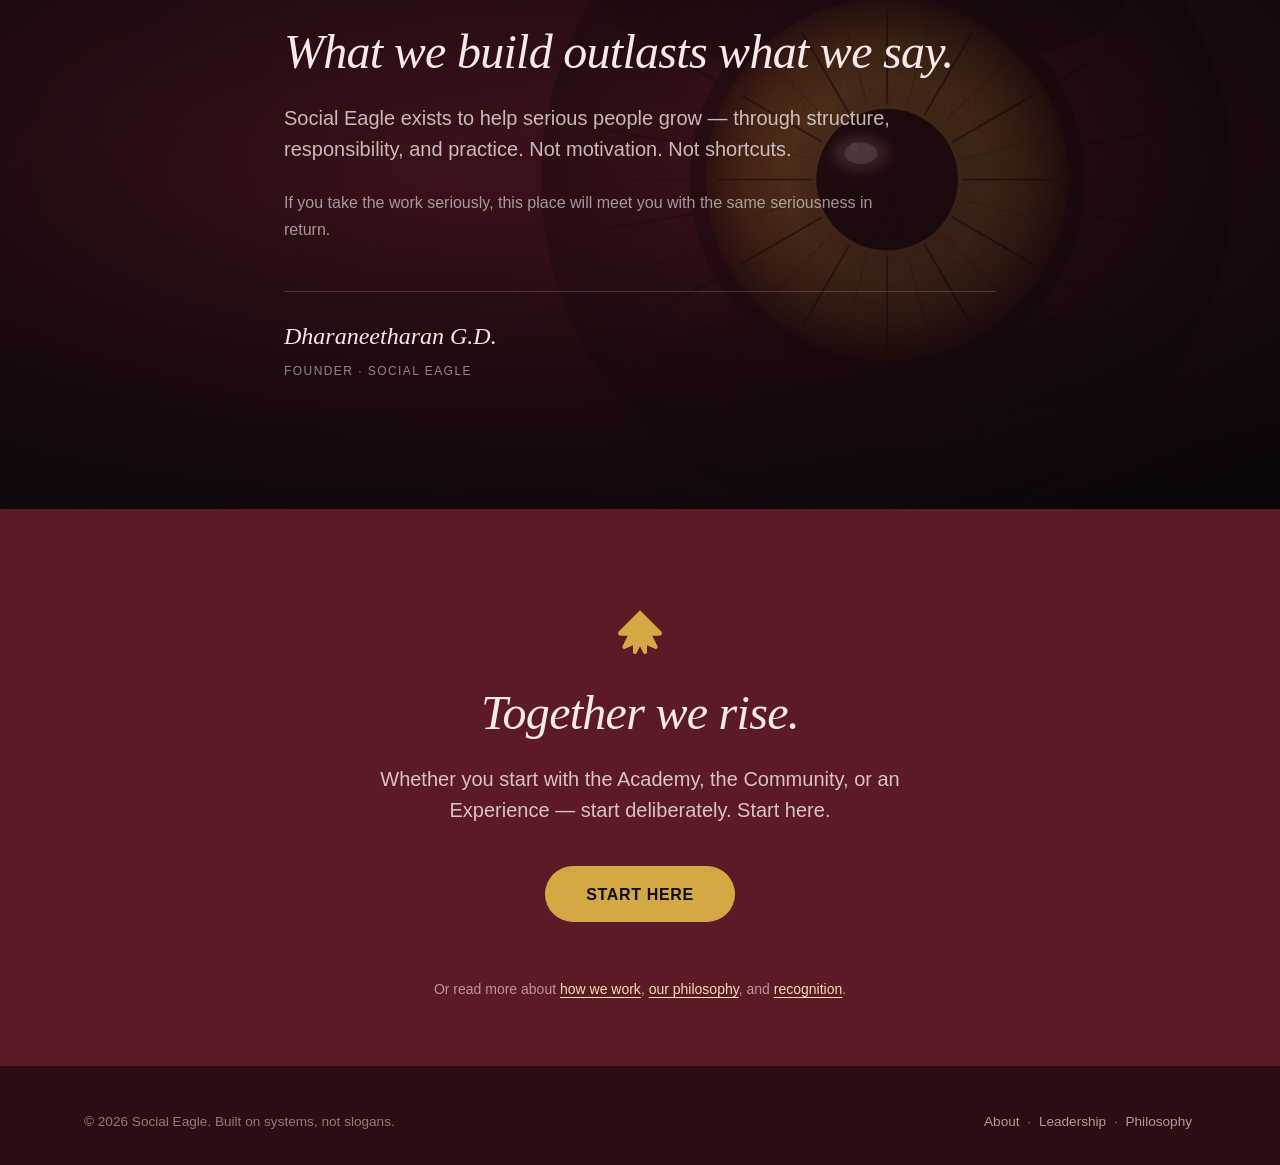
<file: home.html>
<!DOCTYPE html>
<html lang="en">
<head>
  <meta charset="UTF-8" />
  <meta name="viewport" content="width=device-width, initial-scale=1.0" />
  <title>Social Eagle — Learn. Experience. Grow.</title>
  <meta name="description" content="Social Eagle is an ecosystem for serious learners — built on systems, integrity, and applied practice. Learn. Experience. Grow." />
  <link rel="stylesheet" href="styles.css" />
  <link rel="stylesheet" href="home.css" />
</head>
<body class="home">

  <!-- Wing-shadow sweep overlay (animated by JS) -->
  <div class="wing-shadow" aria-hidden="true" data-wing-shadow>
    <svg viewBox="0 0 1600 400" preserveAspectRatio="none">
      <defs>
        <filter id="ws-blur" x="-10%" y="-10%" width="120%" height="120%">
          <feGaussianBlur stdDeviation="18"/>
        </filter>
      </defs>
      <g filter="url(#ws-blur)" opacity="0.45">
        <path fill="black" d="M-200 200
          C 100 80, 400 60, 700 130
          C 900 170, 1100 180, 1300 150
          C 1500 130, 1700 110, 1900 140
          L 1900 400 L -200 400 Z"/>
      </g>
    </svg>
  </div>

  <!-- ─── Nav ─────────────────────────────────────── -->
  <nav class="nav nav--home" data-nav>
    <div class="nav__inner">
      <a href="index.html" class="nav__logo">
        <svg class="nav__mark" width="22" height="22" viewBox="0 0 24 24" aria-hidden="true">
          <use href="#eagle-mark"/>
        </svg>
        Social Eagle
      </a>
      <div class="nav__right">
        <button class="sound-toggle" type="button" data-sound aria-pressed="false" aria-label="Toggle ambient soundscape">
          <svg class="sound-icon sound-icon--off" viewBox="0 0 24 24" width="18" height="18" aria-hidden="true">
            <path fill="currentColor" d="M3 9v6h4l5 5V4L7 9H3zm13.59 3l2.7-2.7-1.41-1.41L15.17 10.6l-2.7-2.71-1.41 1.41L13.76 12l-2.7 2.71 1.41 1.41 2.7-2.71 2.71 2.71 1.41-1.41z"/>
          </svg>
          <svg class="sound-icon sound-icon--on" viewBox="0 0 24 24" width="18" height="18" aria-hidden="true">
            <path fill="currentColor" d="M3 9v6h4l5 5V4L7 9H3zm11.5 3a4.5 4.5 0 00-2.5-4.03v8.05A4.5 4.5 0 0014.5 12zM12 3.23v2.06a7 7 0 010 13.42v2.06a9 9 0 000-17.54z"/>
          </svg>
          <span class="sound-toggle__label">Wind</span>
        </button>
        <ul class="nav__links">
          <li><a href="index.html">About</a></li>
          <li><a href="index.html#philosophy">Philosophy</a></li>
          <li><a href="#start" class="nav__cta">Start Here</a></li>
        </ul>
      </div>
    </div>
  </nav>

  <main id="main">

    <!-- ╔══════════════════════════════════════════════╗
         LEVEL 1 — THE NEST  (parallax hero)
         ╚══════════════════════════════════════════════╝ -->
    <section class="level level-1" aria-labelledby="hero-title">
      <!-- 4 parallax layers, stacked back→front -->
      <div class="parallax" aria-hidden="true">
        <!-- Layer 1: distant sky / clouds (slowest) -->
        <svg class="px-layer px-clouds" data-px="0.15" viewBox="0 0 1600 900" preserveAspectRatio="xMidYMid slice">
          <use href="#clouds"/>
        </svg>
        <!-- Layer 2: distant mountain ridge -->
        <svg class="px-layer px-ridge-far" data-px="0.30" viewBox="0 0 1600 900" preserveAspectRatio="xMidYMax slice">
          <use href="#ridge-far"/>
        </svg>
        <!-- Layer 3: closer mountains -->
        <svg class="px-layer px-ridge-near" data-px="0.55" viewBox="0 0 1600 900" preserveAspectRatio="xMidYMax slice">
          <use href="#ridge-near"/>
        </svg>
        <!-- Layer 4: granite ground texture (fastest) -->
        <div class="px-layer px-ground" data-px="0.90"></div>
      </div>

      <!-- Wings: translate up and fade as user scrolls (Takeoff) -->
      <div class="wings" aria-hidden="true" data-wings>
        <svg class="wings__svg wings__left"  viewBox="0 0 600 800" preserveAspectRatio="xMinYMid slice">
          <use href="#wing"/>
        </svg>
        <svg class="wings__svg wings__right" viewBox="0 0 600 800" preserveAspectRatio="xMaxYMid slice">
          <use href="#wing" transform="scale(-1,1) translate(-600,0)"/>
        </svg>
      </div>

      <div class="container level-1__inner">
        <span class="eyebrow eyebrow--light">An ecosystem for serious learners</span>
        <h1 id="hero-title" class="display">
          <span class="display__line" data-reveal-word>Learn.</span>
          <span class="display__line" data-reveal-word>Experience.</span>
          <span class="display__line display__line--accent" data-reveal-word>Grow.</span>
        </h1>
        <p class="lead lead--light">
          Social Eagle is built on systems, not slogans — a place to learn deliberately,
          practise consistently, and grow with people who take the work seriously.
        </p>
        <div class="actions">
          <a href="#start" class="btn btn--primary btn--talon">
            <span class="btn__label">Start Here</span>
          </a>
          <a href="#paths" class="btn btn--ghost btn--talon">
            <span class="btn__label">See the Paths</span>
          </a>
        </div>
        <div class="scroll-cue" aria-hidden="true">
          <span>Take off</span>
          <svg width="14" height="20" viewBox="0 0 14 20" fill="none">
            <path d="M7 1v15m0 0l-5-5m5 5l5-5" stroke="currentColor" stroke-width="1.5" stroke-linecap="round"/>
          </svg>
        </div>
      </div>
    </section>

    <!-- ╔══════════════════════════════════════════════╗
         LEVEL 2 — THE ASCENT  (thermal currents)
         ╚══════════════════════════════════════════════╝ -->
    <section class="level level-2" aria-labelledby="ascent-title">
      <!-- Heat shimmer / vertical streaks behind stats -->
      <div class="thermals" aria-hidden="true" data-thermals>
        <span></span><span></span><span></span><span></span><span></span><span></span>
      </div>

      <div class="container container--narrow">
        <span class="eyebrow eyebrow--accent">The Evidence</span>
        <h2 id="ascent-title" class="title">Built quietly. Measured publicly.</h2>
        <p class="body body--light">
          We don't lead with noise. We let the work — and its recognition — speak.
        </p>
      </div>

      <div class="container">
        <ul class="stats" data-stats>
          <li class="stat" data-thermal>
            <span class="stat__num">8</span>
            <span class="stat__label">National recognitions &amp; awards</span>
          </li>
          <li class="stat" data-thermal>
            <span class="stat__num">5<span class="stat__num-suffix">+ yrs</span></span>
            <span class="stat__label">Continuous industry recognition (2021–2026)</span>
          </li>
          <li class="stat" data-thermal>
            <span class="stat__num">10</span>
            <span class="stat__label">Top Social Media Startups — Silicon India</span>
          </li>
          <li class="stat" data-thermal>
            <span class="stat__num">1</span>
            <span class="stat__label">Ecosystem — Academy, Community, Experiences</span>
          </li>
        </ul>
      </div>
    </section>

    <!-- ╔══════════════════════════════════════════════╗
         LEVEL 3 — THE VANTAGE POINT  (bird's-eye)
         ╚══════════════════════════════════════════════╝ -->
    <section class="level level-3" id="paths" aria-labelledby="paths-title">
      <div class="container container--narrow">
        <span class="eyebrow">Who We Are · What We Do</span>
        <h2 id="paths-title" class="title">Three paths. One ecosystem.</h2>
        <p class="lead">
          Social Eagle works through three connected surfaces — each designed to make
          serious learning practical, and practical learning lasting.
        </p>
      </div>

      <div class="container">
        <div class="path-grid">
          <article class="path-card" data-tilt>
            <div class="path-card__corner" aria-hidden="true"></div>
            <div class="path-card__shadow" aria-hidden="true"></div>
            <span class="path-card__index">01</span>
            <h3 class="path-card__title">Academy</h3>
            <p class="path-card__desc">
              Structured programs that teach for execution — not for understanding alone.
              Practice is built into every serious path.
            </p>
            <span class="path-card__meta">Curriculum · Cohorts · Practice</span>
          </article>

          <article class="path-card" data-tilt>
            <div class="path-card__corner" aria-hidden="true"></div>
            <div class="path-card__shadow" aria-hidden="true"></div>
            <span class="path-card__index">02</span>
            <h3 class="path-card__title">Community</h3>
            <p class="path-card__desc">
              A community of operators and learners who grow together. Progress is faster
              — and more sustainable — when people grow alongside each other.
            </p>
            <span class="path-card__meta">Operators · Cohort peers · Mentors</span>
          </article>

          <article class="path-card" data-tilt>
            <div class="path-card__corner" aria-hidden="true"></div>
            <div class="path-card__shadow" aria-hidden="true"></div>
            <span class="path-card__index">03</span>
            <h3 class="path-card__title">Experiences</h3>
            <p class="path-card__desc">
              In-person and high-context environments where learning, practice, and
              accountability meet — designed for clarity and momentum.
            </p>
            <span class="path-card__meta">Workshops · Retreats · Studios</span>
          </article>
        </div>
      </div>
    </section>

    <!-- ╔══════════════════════════════════════════════╗
         LEVEL 4 — THE DIVE  (the strike)
         ╚══════════════════════════════════════════════╝ -->
    <section class="level level-4" aria-labelledby="dive-title">
      <!-- Strike flash overlay -->
      <div class="strike-flash" aria-hidden="true" data-strike></div>

      <div class="container container--narrow">
        <span class="eyebrow eyebrow--accent">The System</span>
        <figure class="quote">
          <blockquote id="dive-title" class="quote__text">
            <span class="quote__open" aria-hidden="true">“</span>We build environments where people can rely on systems, not heroics.<span class="quote__close" aria-hidden="true">”</span>
          </blockquote>
          <figcaption class="quote__cite">
            <span class="quote__name">Dharaneetharan G.D.</span>
            <span class="quote__role">Founder &amp; Ecosystem Lead</span>
          </figcaption>
        </figure>
      </div>

      <div class="container">
        <ul class="cases">
          <li class="case" data-reveal>
            <span class="case__tag">Academy</span>
            <h3 class="case__title">Cohorts that finish what they start</h3>
            <p class="case__desc">
              Structured programs with built-in practice cycles — measured by the work
              learners ship, not the hours they sit through.
            </p>
          </li>
          <li class="case" data-reveal>
            <span class="case__tag">Community</span>
            <h3 class="case__title">Operators helping operators</h3>
            <p class="case__desc">
              A community designed for accountability and signal — a place where
              feedback is honest and progress is shared.
            </p>
          </li>
          <li class="case" data-reveal>
            <span class="case__tag">Experiences</span>
            <h3 class="case__title">Rooms that compress months into days</h3>
            <p class="case__desc">
              In-person experiences engineered for clarity, momentum, and decisions
              that would otherwise take a quarter to make.
            </p>
          </li>
        </ul>
      </div>
    </section>

    <!-- ╔══════════════════════════════════════════════╗
         LEVEL 5 — THE STRATOSPHERE  (eagle eye)
         ╚══════════════════════════════════════════════╝ -->
    <section class="level level-5" aria-labelledby="founder-title">
      <!-- Real photo, ken-burns slow zoom -->
      <div class="eye-photo" aria-hidden="true" data-eye>
        <!-- Hand-drawn SVG eagle eye, no internet assets. -->
        <svg class="eye-svg" viewBox="0 0 1600 800" preserveAspectRatio="xMidYMid slice" data-eye-svg>
          <use href="#eagle-eye"/>
        </svg>
      </div>
      <div class="eye-scrim" aria-hidden="true"></div>

      <div class="container container--narrow level-5__inner">
        <span class="eyebrow eyebrow--accent">Founder's Note</span>
        <h2 id="founder-title" class="title title--display">
          What we build outlasts what we say.
        </h2>
        <p class="lead lead--light">
          Social Eagle exists to help serious people grow — through structure,
          responsibility, and practice. Not motivation. Not shortcuts.
        </p>
        <p class="body body--light">
          If you take the work seriously, this place will meet you with the same
          seriousness in return.
        </p>
        <p class="signature">
          <span class="signature__name">Dharaneetharan G.D.</span>
          <span class="signature__role">Founder · Social Eagle</span>
        </p>
      </div>
    </section>

    <!-- ╔══════════════════════════════════════════════╗
         LEVEL 6 — THE HORIZON  (rise)
         ╚══════════════════════════════════════════════╝ -->
    <section class="level level-6" id="start" aria-labelledby="rise-title">
      <div class="container container--narrow level-6__inner">
        <svg class="monogram" viewBox="0 0 64 64" aria-hidden="true">
          <use href="#eagle-mark"/>
        </svg>
        <h2 id="rise-title" class="title title--display">Together we rise.</h2>
        <p class="lead lead--light">
          Whether you start with the Academy, the Community, or an Experience — start
          deliberately. Start here.
        </p>
        <a href="index.html" class="btn btn--pulse btn--talon">
          <span class="btn__label">Start Here</span>
          <span class="btn__pulse" aria-hidden="true"></span>
          <span class="btn__pulse btn__pulse--2" aria-hidden="true"></span>
        </a>
        <p class="horizon-meta">
          Or read more about <a href="index.html">how we work</a>,
          <a href="index.html#philosophy">our philosophy</a>, and
          <a href="index.html#recognition">recognition</a>.
        </p>
      </div>
    </section>

  </main>

  <!-- Scroll-tracked eagle in right margin (climb in early scroll, dive in late scroll) -->
  <div class="eagle-track" aria-hidden="true" data-eagle-track>
    <svg class="eagle-track__shape" viewBox="0 0 80 200" data-eagle-shape>
      <use href="#eagle-climb"/>
    </svg>
  </div>

  <footer class="footer footer--home">
    <div class="container footer__inner">
      <p>© 2026 Social Eagle. Built on systems, not slogans.</p>
      <p class="footer__links">
        <a href="index.html">About</a> ·
        <a href="index.html#leadership">Leadership</a> ·
        <a href="index.html#philosophy">Philosophy</a>
      </p>
    </div>
  </footer>

  <!-- ─── SVG sprite ─── -->
  <svg width="0" height="0" style="position:absolute" aria-hidden="true">
    <defs>
      <symbol id="eagle-mark" viewBox="0 0 64 64">
        <path fill="currentColor" d="M32 6 L8 30 c-2 2 -1 5 2 5 l8 0 l-6 12 c-1 2 1 4 3 3 l9 -4 l0 8 c0 2 3 3 4 1 l4 -8 l4 8 c1 2 4 1 4 -1 l0 -8 l9 4 c2 1 4 -1 3 -3 l-6 -12 l8 0 c3 0 4 -3 2 -5 z"/>
      </symbol>

      <symbol id="wing" viewBox="0 0 600 800">
        <path fill="currentColor" opacity="0.55" d="M0 400
          C 80 280, 200 230, 340 250
          C 420 260, 480 290, 540 340
          C 560 360, 560 380, 540 390
          C 460 400, 380 405, 320 420
          C 420 430, 480 445, 540 470
          C 560 480, 560 500, 540 510
          C 460 520, 380 525, 320 540
          C 400 555, 460 575, 520 600
          C 540 612, 540 632, 520 640
          C 380 660, 220 650, 100 600
          C 60 580, 30 540, 10 490
          C -5 450, -5 425, 0 400 Z"/>
      </symbol>

      <!-- Eagle climb (silhouette, simplified) -->
      <symbol id="eagle-climb" viewBox="0 0 80 200">
        <path fill="currentColor" d="M40 8
          c-2 0 -4 2 -4 4 l0 14 l-12 -6 c-2 -1 -4 1 -3 3 l10 16 l-22 8 c-2 1 -2 3 0 4 l24 6 l-14 30 c-1 2 1 4 3 3 l14 -10 l0 110 c0 2 2 4 4 4 c2 0 4 -2 4 -4 l0 -110 l14 10 c2 1 4 -1 3 -3 l-14 -30 l24 -6 c2 -1 2 -3 0 -4 l-22 -8 l10 -16 c1 -2 -1 -4 -3 -3 l-12 6 l0 -14 c0 -2 -2 -4 -4 -4 z"/>
      </symbol>

      <!-- Eagle dive -->
      <symbol id="eagle-dive" viewBox="0 0 80 200">
        <path fill="currentColor" d="M40 4
          c-2 0 -4 2 -4 4 l0 90 l-22 -10 c-2 -1 -4 1 -3 3 l22 24 l-26 30 c-2 2 0 5 3 4 l28 -10 l0 50 l-6 8 c-1 2 1 4 3 3 l5 -3 l0 5 c0 2 2 4 4 4 c2 0 4 -2 4 -4 l0 -5 l5 3 c2 1 4 -1 3 -3 l-6 -8 l0 -50 l28 10 c3 1 5 -2 3 -4 l-26 -30 l22 -24 c1 -2 -1 -4 -3 -3 l-22 10 l0 -90 c0 -2 -2 -4 -4 -4 z"/>
      </symbol>

      <!-- Hand-designed eagle eye — pure SVG, no internet assets.
           Composition placed on the right side of viewBox so heading
           text on the left has clear space. -->
      <symbol id="eagle-eye" viewBox="0 0 1600 800">
        <defs>
          <!-- Iris: golden radial with darker rim and inner -->
          <radialGradient id="ee-iris" cx="50%" cy="50%" r="50%">
            <stop offset="0%"   stop-color="#3a1f04"/>
            <stop offset="20%"  stop-color="#a06a14"/>
            <stop offset="55%"  stop-color="#f0bb3a"/>
            <stop offset="78%"  stop-color="#c08218"/>
            <stop offset="100%" stop-color="#3a1c04"/>
          </radialGradient>
          <!-- Glow layer near the pupil -->
          <radialGradient id="ee-glow" cx="50%" cy="50%" r="50%">
            <stop offset="0%"  stop-color="rgba(255,228,150,0.35)"/>
            <stop offset="60%" stop-color="rgba(255,228,150,0)"/>
          </radialGradient>
          <!-- Outer vignette to fade the eye into the section -->
          <radialGradient id="ee-vignette" cx="50%" cy="50%" r="55%">
            <stop offset="55%"  stop-color="rgba(0,0,0,0)"/>
            <stop offset="100%" stop-color="rgba(5,5,7,0.95)"/>
          </radialGradient>
          <!-- Organic iris texture via fractal noise -->
          <filter id="ee-tex" x="-10%" y="-10%" width="120%" height="120%">
            <feTurbulence type="fractalNoise" baseFrequency="0.9 0.04" numOctaves="2" seed="7" result="t"/>
            <feColorMatrix in="t" values="
              0 0 0 0 0.05
              0 0 0 0 0.03
              0 0 0 0 0.01
              0 0 0 0.55 0"/>
            <feComposite in2="SourceGraphic" operator="in"/>
          </filter>
          <!-- Soft bloom for catchlight -->
          <filter id="ee-bloom" x="-50%" y="-50%" width="200%" height="200%">
            <feGaussianBlur stdDeviation="6"/>
          </filter>
        </defs>

        <!-- Eye composition centred at (1100, 400) -->
        <g transform="translate(1100, 400)">

          <!-- Outer feather fronds (radiating dark strokes) -->
          <g stroke="#0e0805" stroke-width="2.8" stroke-linecap="round" opacity="0.92">
            <line x1="0" y1="-235" x2="0" y2="-345"/>
            <line x1="0" y1="-235" x2="0" y2="-345" transform="rotate(20)"/>
            <line x1="0" y1="-235" x2="0" y2="-345" transform="rotate(40)"/>
            <line x1="0" y1="-235" x2="0" y2="-345" transform="rotate(60)"/>
            <line x1="0" y1="-235" x2="0" y2="-345" transform="rotate(80)"/>
            <line x1="0" y1="-235" x2="0" y2="-345" transform="rotate(100)"/>
            <line x1="0" y1="-235" x2="0" y2="-345" transform="rotate(120)"/>
            <line x1="0" y1="-235" x2="0" y2="-345" transform="rotate(140)"/>
            <line x1="0" y1="-235" x2="0" y2="-345" transform="rotate(160)"/>
            <line x1="0" y1="-235" x2="0" y2="-345" transform="rotate(180)"/>
            <line x1="0" y1="-235" x2="0" y2="-345" transform="rotate(200)"/>
            <line x1="0" y1="-235" x2="0" y2="-345" transform="rotate(220)"/>
            <line x1="0" y1="-235" x2="0" y2="-345" transform="rotate(240)"/>
            <line x1="0" y1="-235" x2="0" y2="-345" transform="rotate(260)"/>
            <line x1="0" y1="-235" x2="0" y2="-345" transform="rotate(280)"/>
            <line x1="0" y1="-235" x2="0" y2="-345" transform="rotate(300)"/>
            <line x1="0" y1="-235" x2="0" y2="-345" transform="rotate(320)"/>
            <line x1="0" y1="-235" x2="0" y2="-345" transform="rotate(340)"/>
          </g>
          <!-- Finer fronds between -->
          <g stroke="#1a0d06" stroke-width="1.5" stroke-linecap="round" opacity="0.7">
            <line x1="0" y1="-228" x2="0" y2="-310" transform="rotate(10)"/>
            <line x1="0" y1="-228" x2="0" y2="-310" transform="rotate(30)"/>
            <line x1="0" y1="-228" x2="0" y2="-310" transform="rotate(50)"/>
            <line x1="0" y1="-228" x2="0" y2="-310" transform="rotate(70)"/>
            <line x1="0" y1="-228" x2="0" y2="-310" transform="rotate(90)"/>
            <line x1="0" y1="-228" x2="0" y2="-310" transform="rotate(110)"/>
            <line x1="0" y1="-228" x2="0" y2="-310" transform="rotate(130)"/>
            <line x1="0" y1="-228" x2="0" y2="-310" transform="rotate(150)"/>
            <line x1="0" y1="-228" x2="0" y2="-310" transform="rotate(170)"/>
            <line x1="0" y1="-228" x2="0" y2="-310" transform="rotate(190)"/>
            <line x1="0" y1="-228" x2="0" y2="-310" transform="rotate(210)"/>
            <line x1="0" y1="-228" x2="0" y2="-310" transform="rotate(230)"/>
            <line x1="0" y1="-228" x2="0" y2="-310" transform="rotate(250)"/>
            <line x1="0" y1="-228" x2="0" y2="-310" transform="rotate(270)"/>
            <line x1="0" y1="-228" x2="0" y2="-310" transform="rotate(290)"/>
            <line x1="0" y1="-228" x2="0" y2="-310" transform="rotate(310)"/>
            <line x1="0" y1="-228" x2="0" y2="-310" transform="rotate(330)"/>
            <line x1="0" y1="-228" x2="0" y2="-310" transform="rotate(350)"/>
          </g>

          <!-- Brow shadow (upper feather mass) -->
          <ellipse cx="-30" cy="-220" rx="320" ry="90" fill="#0a0503" opacity="0.7"/>
          <!-- Lower feather shadow -->
          <ellipse cx="20" cy="220" rx="300" ry="70" fill="#0a0503" opacity="0.55"/>

          <!-- Eye socket dark bed -->
          <circle cx="0" cy="0" r="240" fill="#13080a"/>

          <!-- Iris -->
          <circle cx="0" cy="0" r="220" fill="url(#ee-iris)"/>

          <!-- Iris radial striations (prominent) -->
          <g stroke="rgba(20,10,2,0.85)" stroke-width="2.2" stroke-linecap="round">
            <line x1="0" y1="-92" x2="0" y2="-205"/>
            <line x1="0" y1="-92" x2="0" y2="-205" transform="rotate(30)"/>
            <line x1="0" y1="-92" x2="0" y2="-205" transform="rotate(60)"/>
            <line x1="0" y1="-92" x2="0" y2="-205" transform="rotate(90)"/>
            <line x1="0" y1="-92" x2="0" y2="-205" transform="rotate(120)"/>
            <line x1="0" y1="-92" x2="0" y2="-205" transform="rotate(150)"/>
            <line x1="0" y1="-92" x2="0" y2="-205" transform="rotate(180)"/>
            <line x1="0" y1="-92" x2="0" y2="-205" transform="rotate(210)"/>
            <line x1="0" y1="-92" x2="0" y2="-205" transform="rotate(240)"/>
            <line x1="0" y1="-92" x2="0" y2="-205" transform="rotate(270)"/>
            <line x1="0" y1="-92" x2="0" y2="-205" transform="rotate(300)"/>
            <line x1="0" y1="-92" x2="0" y2="-205" transform="rotate(330)"/>
          </g>
          <!-- Finer in-between striations -->
          <g stroke="rgba(20,10,2,0.45)" stroke-width="1.1" stroke-linecap="round">
            <line x1="0" y1="-95" x2="0" y2="-200" transform="rotate(15)"/>
            <line x1="0" y1="-95" x2="0" y2="-200" transform="rotate(45)"/>
            <line x1="0" y1="-95" x2="0" y2="-200" transform="rotate(75)"/>
            <line x1="0" y1="-95" x2="0" y2="-200" transform="rotate(105)"/>
            <line x1="0" y1="-95" x2="0" y2="-200" transform="rotate(135)"/>
            <line x1="0" y1="-95" x2="0" y2="-200" transform="rotate(165)"/>
            <line x1="0" y1="-95" x2="0" y2="-200" transform="rotate(195)"/>
            <line x1="0" y1="-95" x2="0" y2="-200" transform="rotate(225)"/>
            <line x1="0" y1="-95" x2="0" y2="-200" transform="rotate(255)"/>
            <line x1="0" y1="-95" x2="0" y2="-200" transform="rotate(285)"/>
            <line x1="0" y1="-95" x2="0" y2="-200" transform="rotate(315)"/>
            <line x1="0" y1="-95" x2="0" y2="-200" transform="rotate(345)"/>
          </g>

          <!-- Organic noise texture on top of iris -->
          <circle cx="0" cy="0" r="220" fill="#000" filter="url(#ee-tex)" opacity="0.6"/>

          <!-- Subtle glow ring near pupil -->
          <circle cx="0" cy="0" r="220" fill="url(#ee-glow)"/>

          <!-- Pupil + edge highlight -->
          <circle cx="0" cy="0" r="86" fill="#040203"/>
          <circle cx="0" cy="0" r="88" fill="none" stroke="rgba(255,200,90,0.35)" stroke-width="1.5"/>
          <circle cx="0" cy="0" r="80" fill="none" stroke="rgba(255,255,255,0.05)" stroke-width="0.8"/>

          <!-- Catchlight (life in the eye) -->
          <ellipse cx="-32" cy="-32" rx="34" ry="22" fill="rgba(255,250,235,0.45)" filter="url(#ee-bloom)"/>
          <ellipse cx="-32" cy="-32" rx="20" ry="13" fill="rgba(255,250,235,0.85)"/>
          <circle  cx="-40" cy="-40" r="5"  fill="#ffffff"/>

          <!-- Outer vignette to dissolve into the section -->
          <circle cx="0" cy="0" r="420" fill="url(#ee-vignette)"/>
        </g>
      </symbol>

      <!-- Parallax: distant clouds -->
      <symbol id="clouds" viewBox="0 0 1600 900">
        <g fill="rgba(212,168,67,0.06)">
          <ellipse cx="200" cy="180" rx="220" ry="36"/>
          <ellipse cx="500" cy="240" rx="280" ry="42"/>
          <ellipse cx="900" cy="170" rx="320" ry="40"/>
          <ellipse cx="1280" cy="260" rx="260" ry="36"/>
          <ellipse cx="1500" cy="140" rx="200" ry="30"/>
        </g>
        <g fill="rgba(212,168,67,0.04)">
          <ellipse cx="100"  cy="350" rx="320" ry="52"/>
          <ellipse cx="780"  cy="380" rx="380" ry="56"/>
          <ellipse cx="1400" cy="360" rx="300" ry="48"/>
        </g>
      </symbol>

      <!-- Distant ridge -->
      <symbol id="ridge-far" viewBox="0 0 1600 900">
        <path fill="rgba(91,26,38,0.35)"
          d="M0 720
            L120 660 L240 700 L360 620 L500 680 L640 600 L780 660
            L920 580 L1080 660 L1240 600 L1380 680 L1520 620 L1600 660
            L1600 900 L0 900 Z"/>
      </symbol>

      <!-- Near ridge -->
      <symbol id="ridge-near" viewBox="0 0 1600 900">
        <path fill="rgba(10,10,12,0.85)"
          d="M0 820
            L100 740 L220 800 L340 700 L460 780 L580 720 L700 800
            L820 720 L960 800 L1100 720 L1240 800 L1380 720 L1500 800 L1600 760
            L1600 900 L0 900 Z"/>
      </symbol>
    </defs>
  </svg>

  <script src="home.js" defer></script>
</body>
</html>
</file>
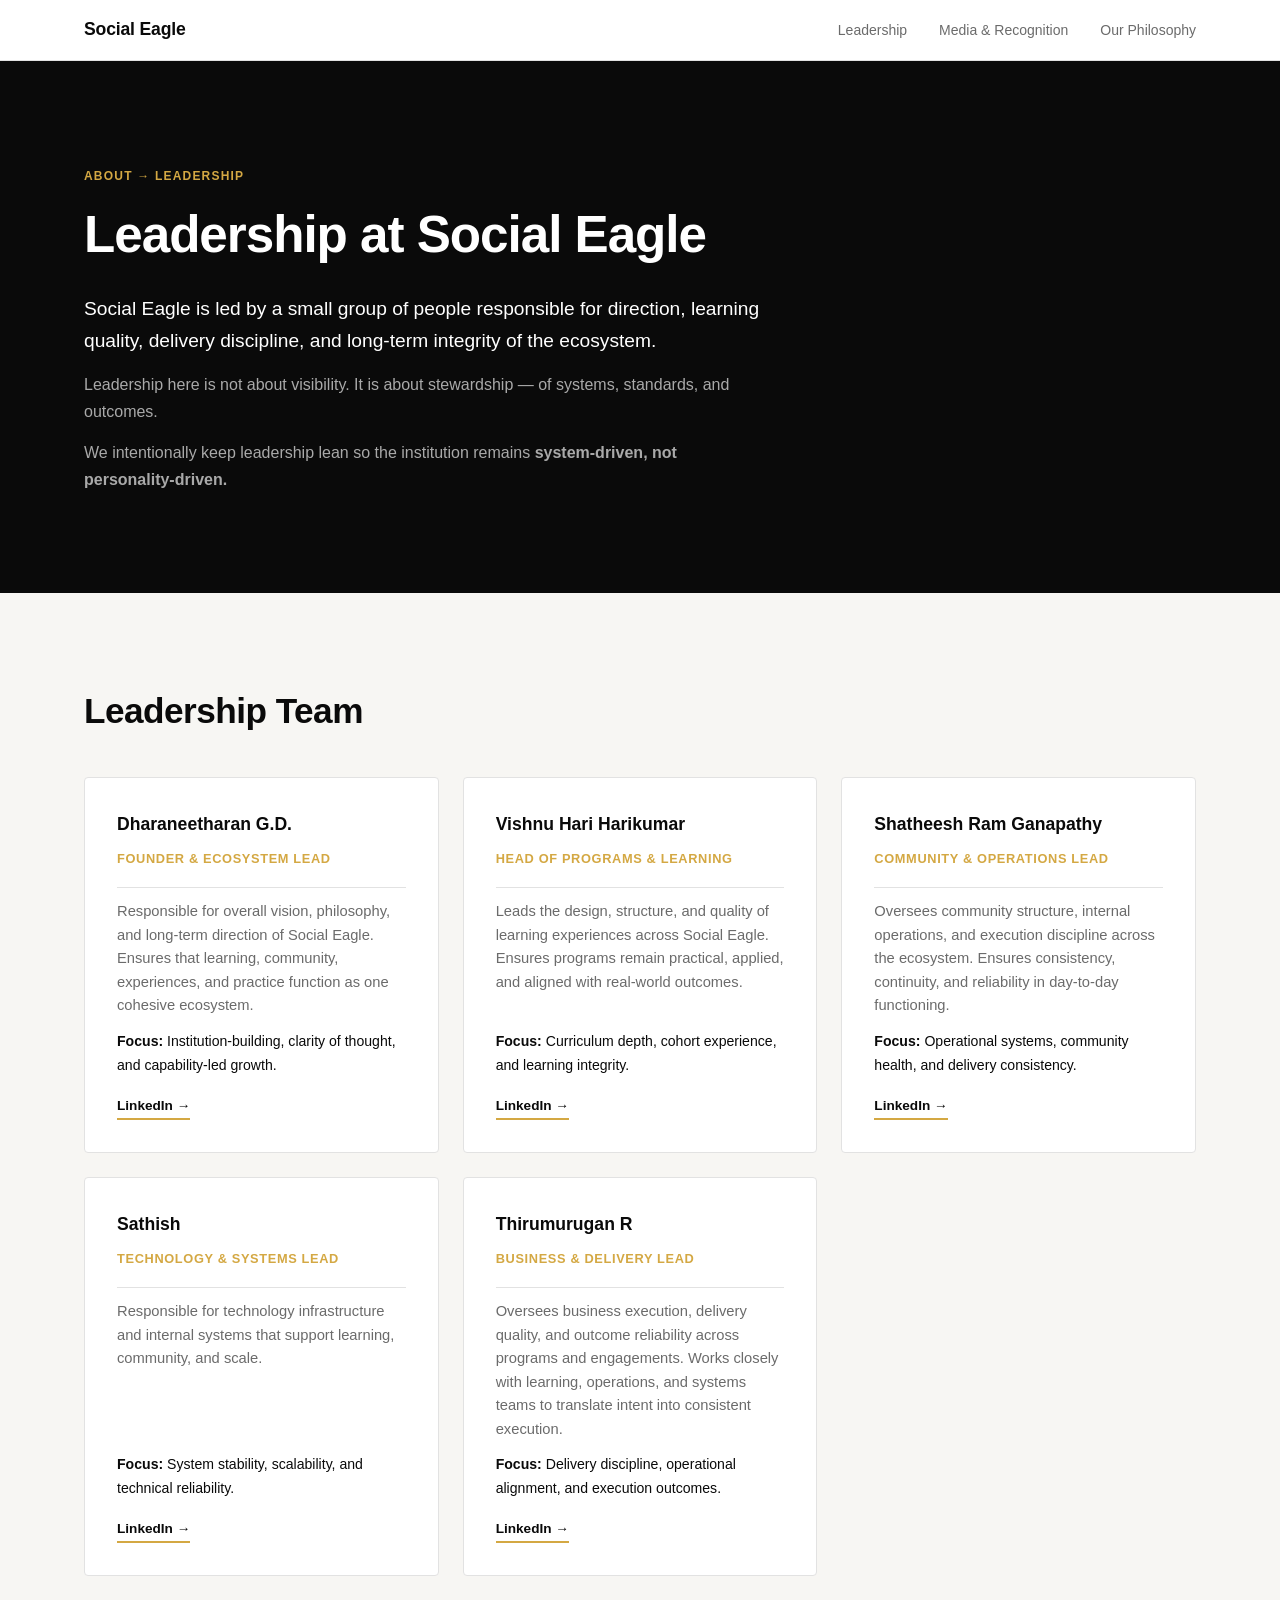
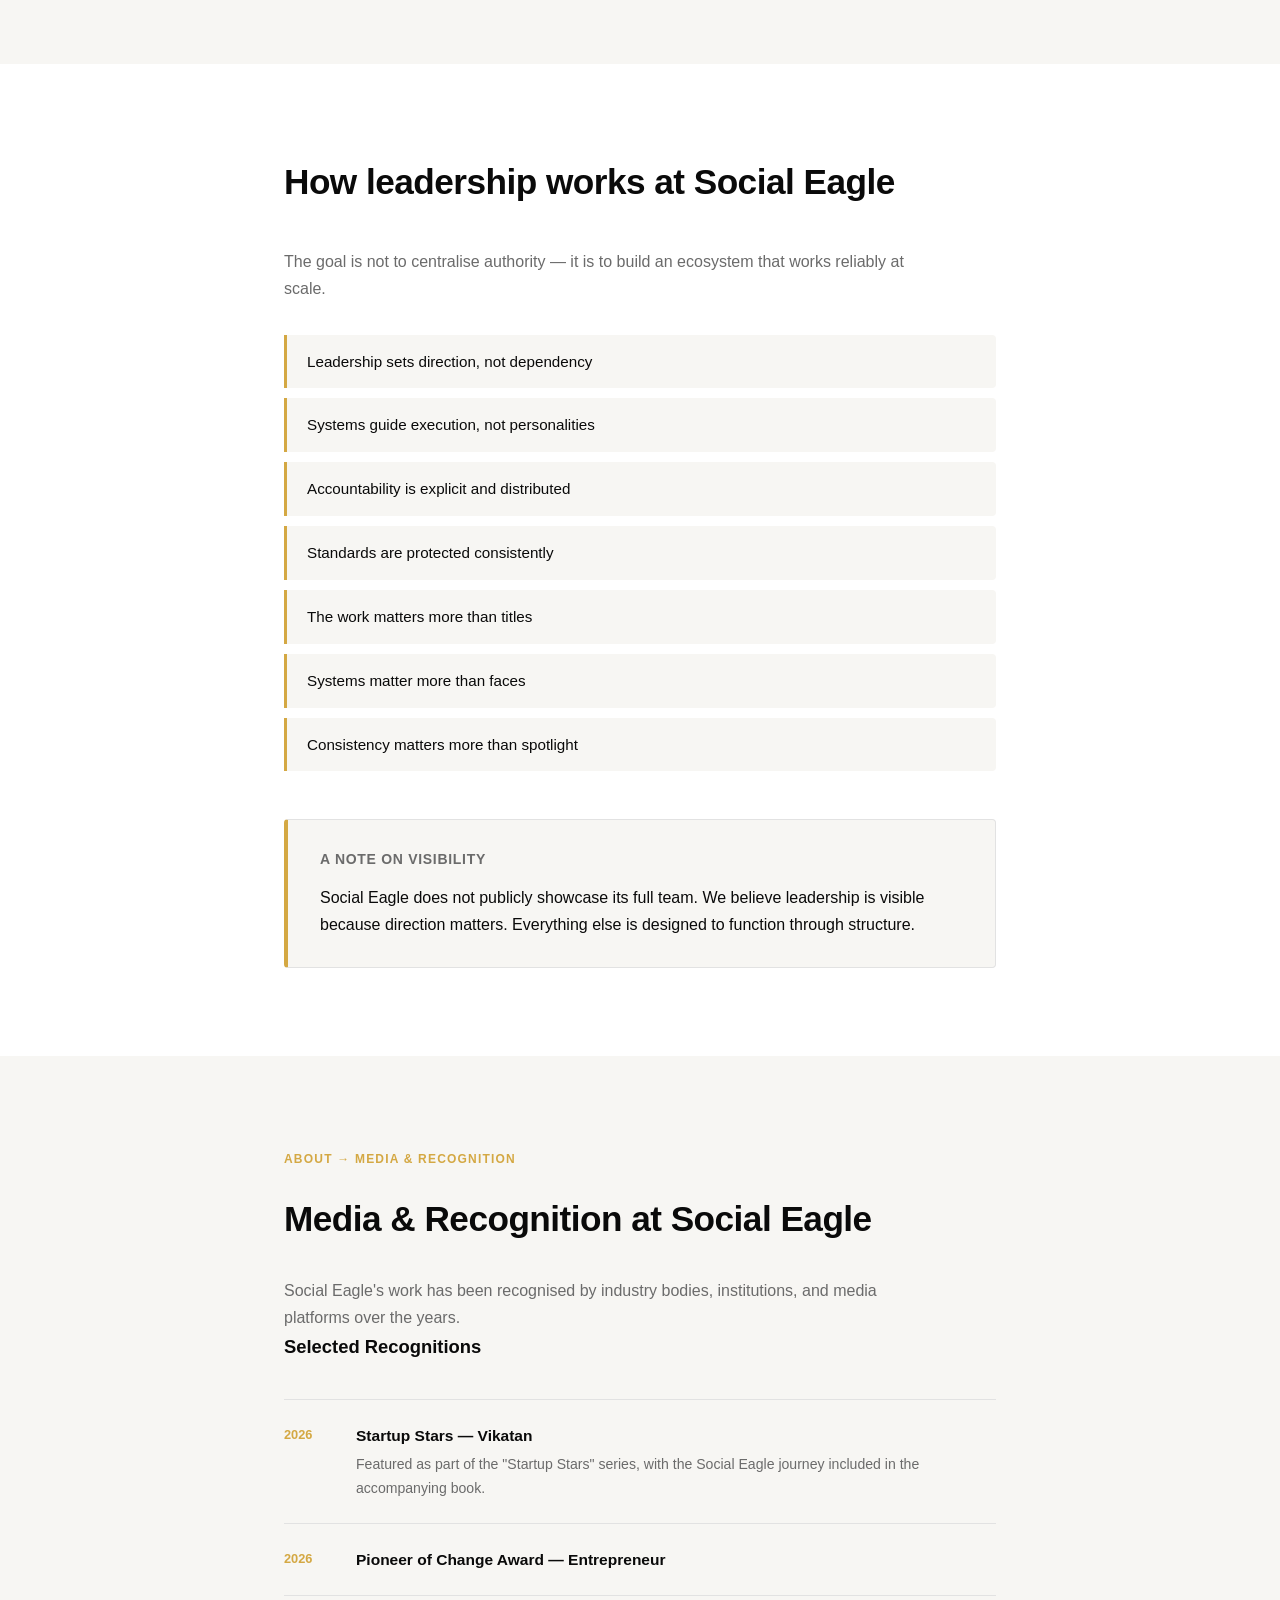
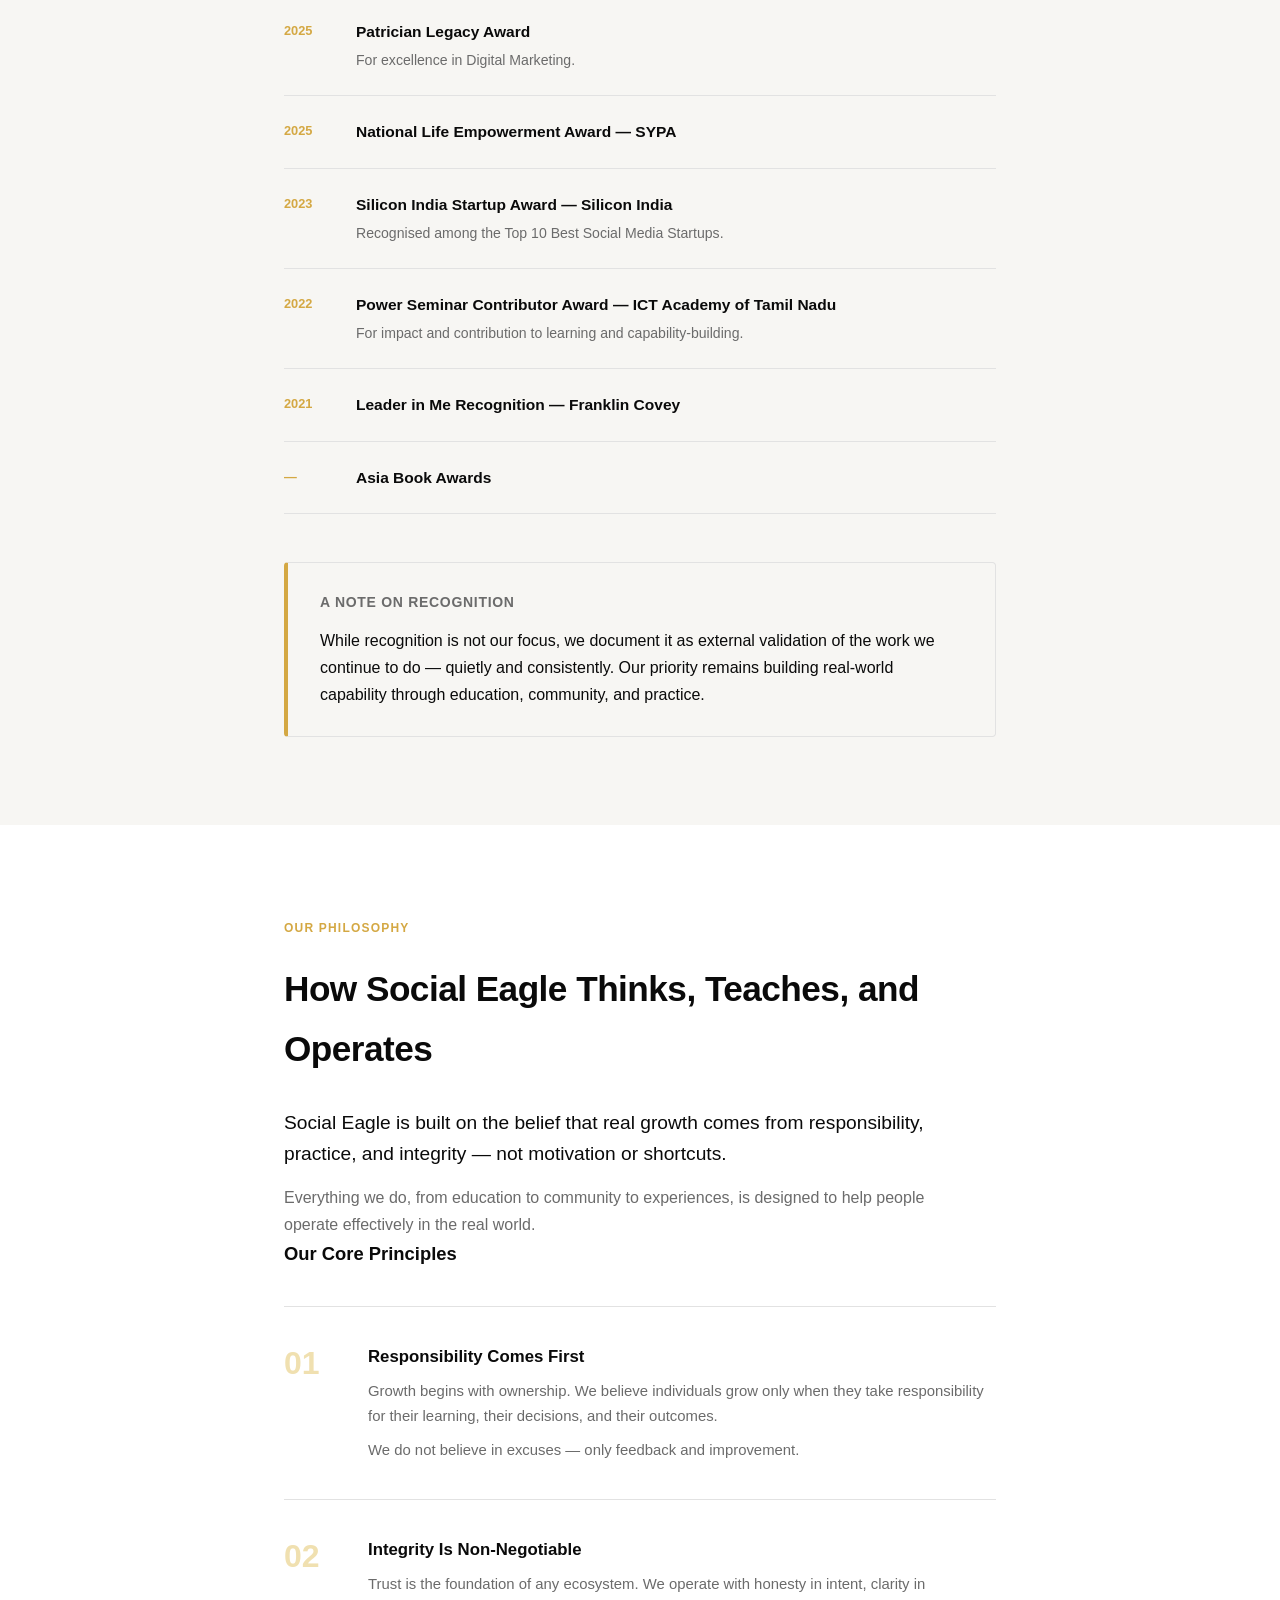
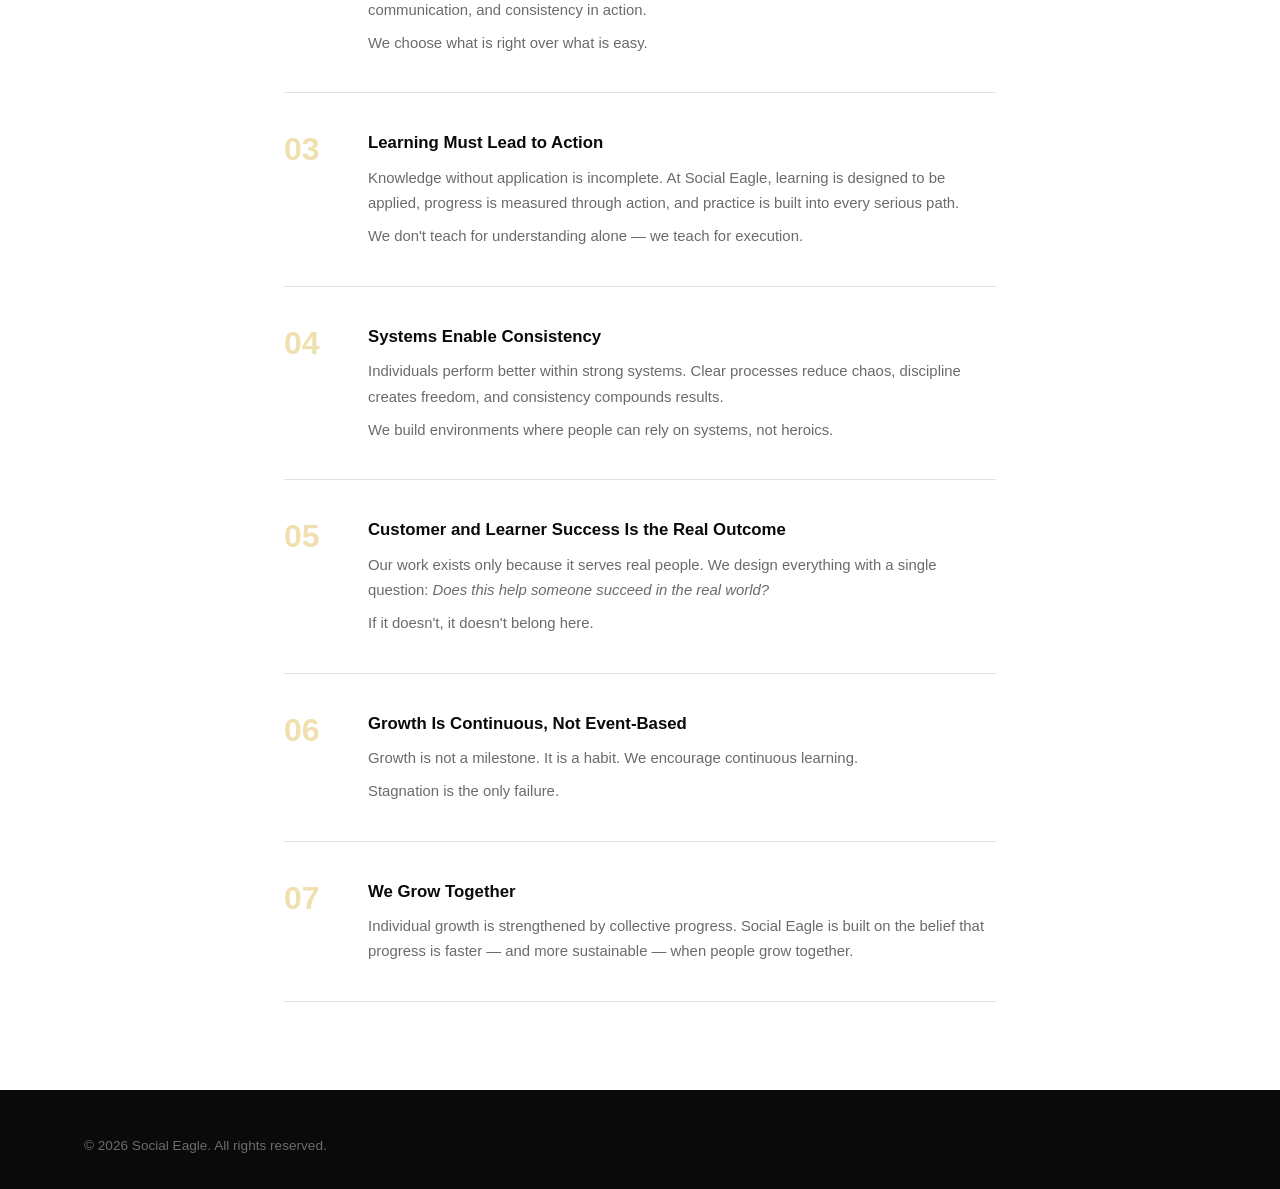
<file: index_original_backup.html>
<!DOCTYPE html>
<html lang="en">
<head>
  <meta charset="UTF-8" />
  <meta name="viewport" content="width=device-width, initial-scale=1.0" />
  <title>Social Eagle — About</title>
  <link rel="stylesheet" href="styles.css" />
</head>
<body>

  <!-- Navigation -->
  <nav class="nav">
    <div class="nav__inner">
      <a href="#" class="nav__logo">Social Eagle</a>
      <ul class="nav__links">
        <li><a href="#leadership">Leadership</a></li>
        <li><a href="#recognition">Media & Recognition</a></li>
        <li><a href="#philosophy">Our Philosophy</a></li>
      </ul>
    </div>
  </nav>

  <main>

    <!-- ──────────────────────────────────────────
         SECTION: Leadership
    ─────────────────────────────────────────── -->
    <section class="section section--hero" id="leadership">
      <div class="container">
        <span class="eyebrow">About → Leadership</span>
        <h1 class="section__title">Leadership at Social Eagle</h1>
        <p class="section__lead">
          Social Eagle is led by a small group of people responsible for direction, learning
          quality, delivery discipline, and long-term integrity of the ecosystem.
        </p>
        <p class="section__body">
          Leadership here is not about visibility. It is about stewardship — of systems,
          standards, and outcomes.
        </p>
        <p class="section__body">
          We intentionally keep leadership lean so the institution remains
          <strong>system-driven, not personality-driven.</strong>
        </p>
      </div>
    </section>

    <!-- Leadership Team -->
    <section class="section section--team" id="team">
      <div class="container">
        <h2 class="section__subtitle">Leadership Team</h2>

        <div class="team-grid">

          <!-- Card 1 -->
          <article class="card">
            <div class="card__header">
              <h3 class="card__name">Dharaneetharan G.D.</h3>
              <span class="card__role">Founder &amp; Ecosystem Lead</span>
            </div>
            <p class="card__desc">
              Responsible for overall vision, philosophy, and long-term direction of Social Eagle.
              Ensures that learning, community, experiences, and practice function as one cohesive
              ecosystem.
            </p>
            <p class="card__focus">
              <span class="label">Focus:</span> Institution-building, clarity of thought, and
              capability-led growth.
            </p>
            <a class="card__link"
               href="https://www.linkedin.com/in/dharaneetharan/"
               target="_blank" rel="noopener noreferrer">
              LinkedIn →
            </a>
          </article>

          <!-- Card 2 -->
          <article class="card">
            <div class="card__header">
              <h3 class="card__name">Vishnu Hari Harikumar</h3>
              <span class="card__role">Head of Programs &amp; Learning</span>
            </div>
            <p class="card__desc">
              Leads the design, structure, and quality of learning experiences across Social Eagle.
              Ensures programs remain practical, applied, and aligned with real-world outcomes.
            </p>
            <p class="card__focus">
              <span class="label">Focus:</span> Curriculum depth, cohort experience, and learning
              integrity.
            </p>
            <a class="card__link"
               href="https://www.linkedin.com/in/vishnuhari-harikumar/"
               target="_blank" rel="noopener noreferrer">
              LinkedIn →
            </a>
          </article>

          <!-- Card 3 -->
          <article class="card">
            <div class="card__header">
              <h3 class="card__name">Shatheesh Ram Ganapathy</h3>
              <span class="card__role">Community &amp; Operations Lead</span>
            </div>
            <p class="card__desc">
              Oversees community structure, internal operations, and execution discipline across the
              ecosystem. Ensures consistency, continuity, and reliability in day-to-day functioning.
            </p>
            <p class="card__focus">
              <span class="label">Focus:</span> Operational systems, community health, and delivery
              consistency.
            </p>
            <a class="card__link"
               href="https://www.linkedin.com/in/shatheeshramganapathy/"
               target="_blank" rel="noopener noreferrer">
              LinkedIn →
            </a>
          </article>

          <!-- Card 4 -->
          <article class="card">
            <div class="card__header">
              <h3 class="card__name">Sathish</h3>
              <span class="card__role">Technology &amp; Systems Lead</span>
            </div>
            <p class="card__desc">
              Responsible for technology infrastructure and internal systems that support learning,
              community, and scale.
            </p>
            <p class="card__focus">
              <span class="label">Focus:</span> System stability, scalability, and technical
              reliability.
            </p>
            <a class="card__link"
               href="https://www.linkedin.com/in/sathish-se/"
               target="_blank" rel="noopener noreferrer">
              LinkedIn →
            </a>
          </article>

          <!-- Card 5 -->
          <article class="card">
            <div class="card__header">
              <h3 class="card__name">Thirumurugan R</h3>
              <span class="card__role">Business &amp; Delivery Lead</span>
            </div>
            <p class="card__desc">
              Oversees business execution, delivery quality, and outcome reliability across programs
              and engagements. Works closely with learning, operations, and systems teams to
              translate intent into consistent execution.
            </p>
            <p class="card__focus">
              <span class="label">Focus:</span> Delivery discipline, operational alignment, and
              execution outcomes.
            </p>
            <a class="card__link"
               href="https://www.linkedin.com/in/thirumurugan-r-85a41b24a/"
               target="_blank" rel="noopener noreferrer">
              LinkedIn →
            </a>
          </article>

        </div><!-- /team-grid -->
      </div>
    </section>

    <!-- How Leadership Works -->
    <section class="section section--how">
      <div class="container container--narrow">
        <h2 class="section__subtitle">How leadership works at Social Eagle</h2>
        <p class="section__body">
          The goal is not to centralise authority — it is to build an ecosystem that works
          reliably at scale.
        </p>

        <ul class="principle-list">
          <li>Leadership sets direction, not dependency</li>
          <li>Systems guide execution, not personalities</li>
          <li>Accountability is explicit and distributed</li>
          <li>Standards are protected consistently</li>
          <li>The work matters more than titles</li>
          <li>Systems matter more than faces</li>
          <li>Consistency matters more than spotlight</li>
        </ul>

        <div class="note">
          <h3 class="note__title">A note on visibility</h3>
          <p>
            Social Eagle does not publicly showcase its full team. We believe leadership is visible
            because direction matters. Everything else is designed to function through structure.
          </p>
        </div>
      </div>
    </section>

    <!-- ──────────────────────────────────────────
         SECTION: Media & Recognition
    ─────────────────────────────────────────── -->
    <section class="section section--recognition" id="recognition">
      <div class="container container--narrow">
        <span class="eyebrow">About → Media &amp; Recognition</span>
        <h2 class="section__title">Media &amp; Recognition at Social Eagle</h2>
        <p class="section__body">
          Social Eagle's work has been recognised by industry bodies, institutions, and media
          platforms over the years.
        </p>

        <h3 class="section__subtitle">Selected Recognitions</h3>

        <ul class="recognition-list">
          <li>
            <span class="recog__year">2026</span>
            <div>
              <strong>Startup Stars — Vikatan</strong>
              <p>Featured as part of the "Startup Stars" series, with the Social Eagle journey
              included in the accompanying book.</p>
            </div>
          </li>
          <li>
            <span class="recog__year">2026</span>
            <div>
              <strong>Pioneer of Change Award — Entrepreneur</strong>
            </div>
          </li>
          <li>
            <span class="recog__year">2025</span>
            <div>
              <strong>Patrician Legacy Award</strong>
              <p>For excellence in Digital Marketing.</p>
            </div>
          </li>
          <li>
            <span class="recog__year">2025</span>
            <div>
              <strong>National Life Empowerment Award — SYPA</strong>
            </div>
          </li>
          <li>
            <span class="recog__year">2023</span>
            <div>
              <strong>Silicon India Startup Award — Silicon India</strong>
              <p>Recognised among the Top 10 Best Social Media Startups.</p>
            </div>
          </li>
          <li>
            <span class="recog__year">2022</span>
            <div>
              <strong>Power Seminar Contributor Award — ICT Academy of Tamil Nadu</strong>
              <p>For impact and contribution to learning and capability-building.</p>
            </div>
          </li>
          <li>
            <span class="recog__year">2021</span>
            <div>
              <strong>Leader in Me Recognition — Franklin Covey</strong>
            </div>
          </li>
          <li>
            <span class="recog__year">—</span>
            <div>
              <strong>Asia Book Awards</strong>
            </div>
          </li>
        </ul>

        <div class="note">
          <h3 class="note__title">A note on recognition</h3>
          <p>
            While recognition is not our focus, we document it as external validation of the work
            we continue to do — quietly and consistently. Our priority remains building real-world
            capability through education, community, and practice.
          </p>
        </div>
      </div>
    </section>

    <!-- ──────────────────────────────────────────
         SECTION: Our Philosophy
    ─────────────────────────────────────────── -->
    <section class="section section--philosophy" id="philosophy">
      <div class="container container--narrow">
        <span class="eyebrow">Our Philosophy</span>
        <h2 class="section__title">How Social Eagle Thinks, Teaches, and Operates</h2>
        <p class="section__lead">
          Social Eagle is built on the belief that real growth comes from responsibility,
          practice, and integrity — not motivation or shortcuts.
        </p>
        <p class="section__body">
          Everything we do, from education to community to experiences, is designed to help
          people operate effectively in the real world.
        </p>

        <h3 class="section__subtitle">Our Core Principles</h3>

        <div class="principles">

          <div class="principle">
            <div class="principle__number">01</div>
            <div class="principle__content">
              <h4>Responsibility Comes First</h4>
              <p>Growth begins with ownership. We believe individuals grow only when they take
              responsibility for their learning, their decisions, and their outcomes.</p>
              <p>We do not believe in excuses — only feedback and improvement.</p>
            </div>
          </div>

          <div class="principle">
            <div class="principle__number">02</div>
            <div class="principle__content">
              <h4>Integrity Is Non-Negotiable</h4>
              <p>Trust is the foundation of any ecosystem. We operate with honesty in intent,
              clarity in communication, and consistency in action.</p>
              <p>We choose what is right over what is easy.</p>
            </div>
          </div>

          <div class="principle">
            <div class="principle__number">03</div>
            <div class="principle__content">
              <h4>Learning Must Lead to Action</h4>
              <p>Knowledge without application is incomplete. At Social Eagle, learning is
              designed to be applied, progress is measured through action, and practice is built
              into every serious path.</p>
              <p>We don't teach for understanding alone — we teach for execution.</p>
            </div>
          </div>

          <div class="principle">
            <div class="principle__number">04</div>
            <div class="principle__content">
              <h4>Systems Enable Consistency</h4>
              <p>Individuals perform better within strong systems. Clear processes reduce chaos,
              discipline creates freedom, and consistency compounds results.</p>
              <p>We build environments where people can rely on systems, not heroics.</p>
            </div>
          </div>

          <div class="principle">
            <div class="principle__number">05</div>
            <div class="principle__content">
              <h4>Customer and Learner Success Is the Real Outcome</h4>
              <p>Our work exists only because it serves real people. We design everything with a
              single question: <em>Does this help someone succeed in the real world?</em></p>
              <p>If it doesn't, it doesn't belong here.</p>
            </div>
          </div>

          <div class="principle">
            <div class="principle__number">06</div>
            <div class="principle__content">
              <h4>Growth Is Continuous, Not Event-Based</h4>
              <p>Growth is not a milestone. It is a habit. We encourage continuous learning.</p>
              <p>Stagnation is the only failure.</p>
            </div>
          </div>

          <div class="principle">
            <div class="principle__number">07</div>
            <div class="principle__content">
              <h4>We Grow Together</h4>
              <p>Individual growth is strengthened by collective progress. Social Eagle is built
              on the belief that progress is faster — and more sustainable — when people grow
              together.</p>
            </div>
          </div>

        </div><!-- /principles -->
      </div>
    </section>

  </main>

  <footer class="footer">
    <div class="container">
      <p>© 2026 Social Eagle. All rights reserved.</p>
    </div>
  </footer>

</body>
</html>
</file>
<file: styles.css>
/* ─── Reset & Base ─────────────────────────────── */
*, *::before, *::after { box-sizing: border-box; margin: 0; padding: 0; }

:root {
  --black:   #0a0a0a;
  --white:   #ffffff;
  --off-white: #f7f6f3;
  --accent:  #d4a843;
  --accent-light: #f0e0b0;
  --muted:   #6b6b6b;
  --border:  #e2e2e2;

  --font-sans: 'Inter', 'Helvetica Neue', Arial, sans-serif;
  --font-serif: 'Georgia', 'Times New Roman', serif;

  --max-w: 1160px;
  --max-w-narrow: 760px;
  --radius: 4px;
}

html { scroll-behavior: smooth; }

body {
  font-family: var(--font-sans);
  background: var(--white);
  color: var(--black);
  font-size: 16px;
  line-height: 1.7;
}

/* ─── Typography ──────────────────────────────── */
h1 { font-size: clamp(2rem, 5vw, 3.2rem); line-height: 1.15; font-weight: 700; letter-spacing: -0.02em; }
h2 { font-size: clamp(1.5rem, 3.5vw, 2.2rem); font-weight: 700; letter-spacing: -0.015em; }
h3 { font-size: 1.15rem; font-weight: 600; }
h4 { font-size: 1.05rem; font-weight: 600; }
p  { margin-top: 0.75rem; }
a  { color: inherit; }

/* ─── Layout ──────────────────────────────────── */
.container {
  width: 100%;
  max-width: var(--max-w);
  margin: 0 auto;
  padding: 0 24px;
}
.container--narrow {
  max-width: var(--max-w-narrow);
}

/* ─── Nav ─────────────────────────────────────── */
.nav {
  position: sticky;
  top: 0;
  z-index: 100;
  background: var(--white);
  border-bottom: 1px solid var(--border);
}
.nav__inner {
  max-width: var(--max-w);
  margin: 0 auto;
  padding: 0 24px;
  height: 60px;
  display: flex;
  align-items: center;
  justify-content: space-between;
}
.nav__logo {
  font-weight: 700;
  font-size: 1.1rem;
  text-decoration: none;
  letter-spacing: -0.01em;
}
.nav__links {
  list-style: none;
  display: flex;
  gap: 32px;
}
.nav__links a {
  text-decoration: none;
  font-size: 0.875rem;
  color: var(--muted);
  transition: color 0.15s;
}
.nav__links a:hover { color: var(--black); }

/* ─── Sections ────────────────────────────────── */
.section {
  padding: 88px 0;
}
.section--hero {
  background: var(--black);
  color: var(--white);
  padding: 100px 0;
}
.section--team {
  background: var(--off-white);
}
.section--how {
  background: var(--white);
}
.section--recognition {
  background: var(--off-white);
}
.section--philosophy {
  background: var(--white);
}

.eyebrow {
  display: inline-block;
  font-size: 0.75rem;
  font-weight: 600;
  letter-spacing: 0.1em;
  text-transform: uppercase;
  color: var(--accent);
  margin-bottom: 20px;
}
.section--hero .eyebrow { color: var(--accent); }

.section__title {
  margin-bottom: 28px;
}
.section__subtitle {
  margin-bottom: 36px;
  margin-top: 0;
}
.section__lead {
  font-size: 1.2rem;
  line-height: 1.65;
  max-width: 700px;
  margin-top: 0;
}
.section__body {
  max-width: 660px;
  color: var(--muted);
  margin-top: 14px;
}
.section--hero .section__body { color: rgba(255,255,255,0.65); }

/* ─── Team Grid ───────────────────────────────── */
.team-grid {
  display: grid;
  grid-template-columns: repeat(auto-fill, minmax(300px, 1fr));
  gap: 24px;
  margin-top: 0;
}

/* ─── Card ────────────────────────────────────── */
.card {
  background: var(--white);
  border: 1px solid var(--border);
  border-radius: var(--radius);
  padding: 32px;
  display: flex;
  flex-direction: column;
  gap: 12px;
  transition: box-shadow 0.2s, transform 0.2s;
}
.card:hover {
  box-shadow: 0 8px 24px rgba(0,0,0,0.08);
  transform: translateY(-2px);
}
.card__header {
  border-bottom: 1px solid var(--border);
  padding-bottom: 16px;
}
.card__name {
  font-size: 1.1rem;
  font-weight: 700;
  margin-bottom: 4px;
}
.card__role {
  font-size: 0.8rem;
  font-weight: 600;
  letter-spacing: 0.05em;
  text-transform: uppercase;
  color: var(--accent);
}
.card__desc {
  font-size: 0.92rem;
  color: var(--muted);
  line-height: 1.6;
  margin: 0;
  flex: 1;
}
.card__focus {
  font-size: 0.88rem;
  margin: 0;
}
.card__focus .label {
  font-weight: 600;
}
.card__link {
  display: inline-block;
  margin-top: 4px;
  font-size: 0.85rem;
  font-weight: 600;
  color: var(--black);
  text-decoration: none;
  border-bottom: 2px solid var(--accent);
  padding-bottom: 1px;
  transition: color 0.15s;
  width: fit-content;
}
.card__link:hover { color: var(--accent); }

/* ─── Principle List ──────────────────────────── */
.principle-list {
  list-style: none;
  margin: 32px 0;
  display: flex;
  flex-direction: column;
  gap: 10px;
}
.principle-list li {
  padding: 14px 20px;
  border-left: 3px solid var(--accent);
  background: var(--off-white);
  font-size: 0.95rem;
  font-weight: 500;
  border-radius: 0 var(--radius) var(--radius) 0;
}

/* ─── Note box ────────────────────────────────── */
.note {
  margin-top: 48px;
  background: var(--off-white);
  border: 1px solid var(--border);
  border-left: 4px solid var(--accent);
  border-radius: var(--radius);
  padding: 28px 32px;
}
.note__title {
  font-size: 0.875rem;
  font-weight: 700;
  letter-spacing: 0.05em;
  text-transform: uppercase;
  color: var(--muted);
  margin-bottom: 8px;
}

/* ─── Recognition List ────────────────────────── */
.recognition-list {
  list-style: none;
  margin: 0;
  display: flex;
  flex-direction: column;
  gap: 0;
}
.recognition-list li {
  display: flex;
  gap: 24px;
  padding: 22px 0;
  border-bottom: 1px solid var(--border);
  align-items: flex-start;
}
.recognition-list li:first-child { border-top: 1px solid var(--border); }
.recog__year {
  min-width: 48px;
  font-size: 0.8rem;
  font-weight: 700;
  color: var(--accent);
  padding-top: 2px;
}
.recognition-list strong { font-weight: 700; font-size: 0.97rem; }
.recognition-list p { font-size: 0.88rem; color: var(--muted); margin-top: 4px; }

/* ─── Principles ──────────────────────────────── */
.principles {
  display: flex;
  flex-direction: column;
  gap: 0;
  margin-top: 8px;
}
.principle {
  display: flex;
  gap: 32px;
  padding: 36px 0;
  border-bottom: 1px solid var(--border);
  align-items: flex-start;
}
.principle:first-child { border-top: 1px solid var(--border); }
.principle__number {
  font-size: 2rem;
  font-weight: 800;
  color: var(--accent-light);
  min-width: 52px;
  line-height: 1;
  padding-top: 4px;
  font-variant-numeric: tabular-nums;
}
.principle__content h4 {
  font-size: 1.05rem;
  margin-bottom: 8px;
}
.principle__content p {
  font-size: 0.93rem;
  color: var(--muted);
  margin-top: 8px;
}

/* ─── Footer ──────────────────────────────────── */
.footer {
  background: var(--black);
  color: rgba(255,255,255,0.4);
  padding: 32px 0;
  font-size: 0.85rem;
}

/* ─── Responsive ──────────────────────────────── */
@media (max-width: 640px) {
  .nav__links { display: none; }
  .section { padding: 60px 0; }
  .section--hero { padding: 72px 0; }
  .team-grid { grid-template-columns: 1fr; }
  .principle { flex-direction: column; gap: 12px; }
  .principle__number { font-size: 1.4rem; }
  .recognition-list li { flex-direction: column; gap: 4px; }
}
</file>
<file: home.css>
/* ════════════════════════════════════════════════════════
   Social Eagle — Home (The Journey, immersive)
   8px grid · explicit type scale · semantic tokens ·
   scroll-driven parallax · reduced-motion fallback.
   ══════════════════════════════════════════════════════════ */

/* ─── Tokens ─────────────────────────────────────────────── */
:root {
  --maroon:        #5b1a26;
  --maroon-deep:   #2d0d14;
  --maroon-ink:    #f5e9eb;
  --space-black:   #050507;
  --charcoal:      #0e0e12;
  --charcoal-2:    #16161b;
  --hairline:      rgba(255,255,255,0.08);
  --on-dark:       #f1efea;
  --on-dark-muted: rgba(241,239,234,0.62);
  --on-dark-subtle: rgba(241,239,234,0.38);

  --fs-xs:12px; --fs-sm:14px; --fs-base:16px; --fs-lg:18px; --fs-xl:20px;
  --fs-2xl:24px; --fs-3xl:30px; --fs-4xl:36px; --fs-5xl:48px;
  --fs-6xl:60px; --fs-7xl:72px;

  --s-1:4px; --s-2:8px; --s-3:12px; --s-4:16px; --s-5:20px; --s-6:24px;
  --s-8:32px; --s-10:40px; --s-12:48px; --s-16:64px; --s-20:80px;
  --s-24:96px; --s-32:128px;

  --r-sm:4px; --r-md:8px; --r-lg:16px;

  --ease-out:    cubic-bezier(0.22, 1, 0.36, 1);
  --ease-in:     cubic-bezier(0.4, 0, 0.6, 1);
  --ease-strike: cubic-bezier(0.85, 0, 0.15, 1);
  --dur-fast: 160ms; --dur-base: 240ms; --dur-slow: 600ms; --dur-section: 800ms;
}

/* ─── Page baseline ──────────────────────────────────────── */
.home {
  background: var(--charcoal);
  color: var(--on-dark);
  scroll-behavior: auto;
  overflow-x: hidden;
}
.home main { display: block; position: relative; z-index: 1; }

/* ─── Wing-shadow sweep (passes over content periodically) ─ */
.wing-shadow {
  position: fixed;
  inset: 0;
  pointer-events: none;
  z-index: 50;
  opacity: 0;
  mix-blend-mode: multiply;
  transition: opacity 0.4s var(--ease-out);
}
.wing-shadow svg {
  position: absolute;
  width: 200%;
  height: 60vh;
  left: -100%;
  top: var(--ws-top, 30vh);
  transform: translate3d(var(--ws-x, -100%), 0, 0);
  will-change: transform;
}
.wing-shadow.is-sweeping { opacity: 1; }

/* ─── Nav (dark, transparent → solid) ─────────────────────── */
.nav--home {
  position: fixed;
  inset: 0 0 auto 0;
  background: transparent;
  border-bottom: 1px solid transparent;
  transition: background var(--dur-base) var(--ease-out),
              border-color var(--dur-base) var(--ease-out),
              backdrop-filter var(--dur-base) var(--ease-out);
}
.nav--home.is-scrolled {
  background: rgba(10, 10, 12, 0.78);
  backdrop-filter: blur(12px) saturate(140%);
  -webkit-backdrop-filter: blur(12px) saturate(140%);
  border-bottom-color: var(--hairline);
}
.nav--home .nav__inner { height: 64px; display: flex; align-items: center; justify-content: space-between; }
.nav--home .nav__logo {
  color: var(--on-dark); display: inline-flex; align-items: center; gap: var(--s-2);
  text-decoration: none; font-weight: 700;
}
.nav__mark { color: var(--accent); }
.nav__right { display: flex; align-items: center; gap: var(--s-6); }
.nav--home .nav__links { display: flex; gap: var(--s-6); list-style: none; align-items: center; }
.nav--home .nav__links a {
  color: var(--on-dark-muted); text-decoration: none; font-size: var(--fs-sm);
  transition: color var(--dur-fast) var(--ease-out);
}
.nav--home .nav__links a:hover,
.nav--home .nav__links a:focus-visible { color: var(--on-dark); }
.nav--home .nav__cta {
  padding: var(--s-2) var(--s-4); border: 1px solid var(--accent);
  border-radius: var(--r-sm); color: var(--on-dark) !important; font-weight: 600;
}
.nav--home .nav__cta:hover { background: var(--accent); color: var(--charcoal) !important; }
.nav--home .nav__cta:focus-visible { outline: 2px solid var(--accent); outline-offset: 3px; }

/* ─── Sound toggle ───────────────────────────────────────── */
.sound-toggle {
  display: inline-flex; align-items: center; gap: var(--s-2);
  background: transparent; color: var(--on-dark-muted);
  border: 1px solid var(--hairline); border-radius: 999px;
  height: 34px; padding: 0 var(--s-3);
  font-size: var(--fs-xs); letter-spacing: 0.12em; text-transform: uppercase;
  cursor: pointer;
  transition: color var(--dur-fast) var(--ease-out), border-color var(--dur-fast) var(--ease-out);
}
.sound-toggle:hover { color: var(--on-dark); border-color: var(--on-dark-muted); }
.sound-toggle:focus-visible { outline: 2px solid var(--accent); outline-offset: 3px; }
.sound-toggle .sound-icon--on  { display: none; }
.sound-toggle[aria-pressed="true"] .sound-icon--off { display: none; }
.sound-toggle[aria-pressed="true"] .sound-icon--on  { display: inline; }
.sound-toggle[aria-pressed="true"] { color: var(--accent); border-color: var(--accent); }

/* ─── Generic level scaffold ─────────────────────────────── */
.level {
  position: relative;
  padding: var(--s-24) 0;
  overflow: hidden;
}
.container--narrow { max-width: var(--max-w-narrow); }

.eyebrow--accent { color: var(--accent); }
.eyebrow--light  { color: var(--accent-light); }

.title {
  font-size: clamp(var(--fs-3xl), 4.4vw, var(--fs-5xl));
  line-height: 1.15; letter-spacing: -0.02em; font-weight: 700;
  margin: 0 0 var(--s-6);
}
.title--display {
  font-family: var(--font-serif);
  font-style: italic; font-weight: 400; letter-spacing: -0.015em;
}
.lead { font-size: var(--fs-xl); line-height: 1.55; max-width: 620px; margin: 0 0 var(--s-6); }
.lead--light { color: var(--on-dark-muted); }
.body { font-size: var(--fs-base); line-height: 1.7; max-width: 620px; }
.body--light { color: var(--on-dark-muted); }

/* ─── Buttons (talon grip) ───────────────────────────────── */
.actions { display: flex; gap: var(--s-4); margin-top: var(--s-8); flex-wrap: wrap; }
.btn {
  display: inline-flex; align-items: center; justify-content: center; gap: var(--s-2);
  height: 48px; padding: 0 var(--s-6); border-radius: var(--r-sm);
  font-size: var(--fs-sm); font-weight: 600; letter-spacing: 0.02em;
  text-decoration: none; border: 1px solid transparent; cursor: pointer;
  transition: transform 80ms var(--ease-strike),
              background-color var(--dur-fast) var(--ease-out),
              color var(--dur-fast) var(--ease-out),
              border-color var(--dur-fast) var(--ease-out),
              box-shadow var(--dur-fast) var(--ease-out);
}
.btn:focus-visible { outline: 2px solid var(--accent); outline-offset: 3px; }

/* "Talon grip" — quick contract on press, gentle release */
.btn--talon:active {
  transform: scale(0.94) skewX(-1.5deg);
  transition-duration: 60ms;
}
.btn--talon.is-released {
  animation: talonRelease 280ms var(--ease-out);
}
@keyframes talonRelease {
  0%   { transform: scale(0.94) skewX(-1.5deg); }
  60%  { transform: scale(1.04) skewX(0); }
  100% { transform: scale(1)    skewX(0); }
}

.btn--primary { background: var(--accent); color: var(--charcoal); border-color: var(--accent); }
.btn--primary:hover { background: #e0b755; border-color: #e0b755;
  box-shadow: 0 8px 24px -8px rgba(212,168,67,0.6); }

.btn--ghost { background: transparent; color: var(--on-dark); border-color: var(--hairline); }
.btn--ghost:hover { border-color: var(--on-dark-muted); background: rgba(255,255,255,0.04); }

/* ─── Reveal-on-scroll baseline ──────────────────────────── */
[data-reveal] {
  opacity: 0; transform: translateY(24px);
  transition: opacity var(--dur-slow) var(--ease-out),
              transform var(--dur-slow) var(--ease-out);
  will-change: opacity, transform;
}
[data-reveal].is-in { opacity: 1; transform: translateY(0); }

/* Word-by-word hero reveal */
[data-reveal-word] {
  display: block;
  opacity: 0;
  transform: translateY(40px) skewY(4deg);
  transition: opacity 800ms var(--ease-out),
              transform 800ms var(--ease-out);
}
[data-reveal-word].is-in { opacity: 1; transform: translateY(0) skewY(0); }

/* ════════════════════════════════════════════════════════
   LEVEL 1 — THE NEST  (parallax)
   ════════════════════════════════════════════════════════ */
.level-1 {
  background:
    radial-gradient(ellipse at 50% 30%, #1c1c20 0%, var(--charcoal) 55%, var(--space-black) 100%);
  min-height: 100svh;
  padding: var(--s-32) 0 var(--s-24);
  display: flex; align-items: center;
  isolation: isolate;
}
.level-1__inner { width: 100%; position: relative; z-index: 5; }
.level-1 .display {
  font-size: clamp(var(--fs-5xl), 9vw, 96px);
  line-height: 1.02; letter-spacing: -0.035em; font-weight: 800;
  margin: var(--s-6) 0 var(--s-8);
}
.display__line { display: block; }
.display__line--accent {
  color: var(--accent); font-style: italic; font-family: var(--font-serif);
  font-weight: 500; letter-spacing: -0.02em;
}

/* Parallax layers */
.parallax {
  position: absolute; inset: 0; pointer-events: none; z-index: 0;
  overflow: hidden;
}
.px-layer {
  position: absolute; inset: 0;
  width: 100%; height: 110%;
  will-change: transform;
}
.px-clouds   { color: rgba(212,168,67,0.06); }
.px-ridge-far  { bottom: 0; height: 60%; top: auto; }
.px-ridge-near { bottom: 0; height: 40%; top: auto; }
.px-ground {
  bottom: 0; top: auto; height: 18%;
  background:
    repeating-linear-gradient(45deg, rgba(255,255,255,0.018) 0 2px, transparent 2px 5px),
    repeating-linear-gradient(-45deg, rgba(255,255,255,0.018) 0 2px, transparent 2px 5px),
    linear-gradient(180deg, transparent 0%, var(--space-black) 100%);
}

/* Wings — translate up + fade as user scrolls */
.wings {
  position: absolute; inset: 0; pointer-events: none; z-index: 2;
  will-change: transform, opacity;
}
.wings__svg {
  position: absolute; top: 50%; transform: translate3d(var(--w-x, 0), calc(-50% + var(--w-y, 0px)), 0);
  width: 55vw; max-width: 760px; height: 80vh;
  color: var(--accent); opacity: var(--w-o, 0.55);
  transition: opacity 1.2s var(--ease-out);
  will-change: transform, opacity;
}
.wings__left  { left: 0;  --w-x: -4%; }
.wings__right { right: 0; --w-x: 4%;  }

.scroll-cue {
  margin-top: var(--s-16);
  display: inline-flex; flex-direction: column; align-items: center; gap: var(--s-2);
  font-size: var(--fs-xs); letter-spacing: 0.18em; text-transform: uppercase;
  color: var(--on-dark-subtle);
}
@media (prefers-reduced-motion: no-preference) {
  .scroll-cue svg { animation: cue 1.6s var(--ease-out) infinite; }
}
@keyframes cue {
  0%   { transform: translateY(-2px); opacity: 0.5; }
  50%  { transform: translateY(4px);  opacity: 1; }
  100% { transform: translateY(-2px); opacity: 0.5; }
}

/* ════════════════════════════════════════════════════════
   LEVEL 2 — THE ASCENT  (thermal currents)
   ════════════════════════════════════════════════════════ */
.level-2 {
  background: linear-gradient(180deg, var(--charcoal) 0%, var(--maroon-deep) 45%, var(--maroon) 100%);
  color: var(--maroon-ink);
  isolation: isolate;
}
.level-2 .title { color: var(--maroon-ink); }
.level-2 .body  { color: rgba(245,233,235,0.72); }

/* Vertical heat streaks rising */
.thermals {
  position: absolute; inset: 0; pointer-events: none; z-index: 0;
  overflow: hidden;
}
.thermals span {
  position: absolute; bottom: -20%; width: 1px; height: 60%;
  background: linear-gradient(180deg, transparent 0%, rgba(212,168,67,0.4) 50%, transparent 100%);
  filter: blur(0.6px);
  opacity: 0;
}
@media (prefers-reduced-motion: no-preference) {
  .thermals span {
    animation: rise 7s linear infinite;
    opacity: 0.7;
  }
  .thermals span:nth-child(1) { left: 8%;  animation-delay: 0s;   animation-duration: 6s; }
  .thermals span:nth-child(2) { left: 22%; animation-delay: 1.2s; animation-duration: 8s; }
  .thermals span:nth-child(3) { left: 41%; animation-delay: 2.4s; animation-duration: 7s; }
  .thermals span:nth-child(4) { left: 60%; animation-delay: 0.6s; animation-duration: 9s; }
  .thermals span:nth-child(5) { left: 78%; animation-delay: 3.0s; animation-duration: 6.5s; }
  .thermals span:nth-child(6) { left: 92%; animation-delay: 1.8s; animation-duration: 7.5s; }
}
@keyframes rise {
  0%   { transform: translateY(0)     scaleY(1);   opacity: 0; }
  10%  { opacity: 0.8; }
  100% { transform: translateY(-160%) scaleY(1.4); opacity: 0; }
}

.stats {
  list-style: none; margin: var(--s-12) 0 0; padding: 0;
  display: grid; grid-template-columns: repeat(auto-fit, minmax(220px, 1fr));
  gap: var(--s-6);
  position: relative; z-index: 1;
}
.stat {
  padding: var(--s-8) var(--s-6);
  border-top: 1px solid rgba(245,233,235,0.18);
  display: flex; flex-direction: column; gap: var(--s-3);
  /* Each stat lifts as user scrolls past — JS sets --t */
  transform: translate3d(0, var(--t, 0px), 0);
  will-change: transform;
}
.stat__num {
  font-size: clamp(var(--fs-5xl), 6vw, var(--fs-7xl));
  font-weight: 800; letter-spacing: -0.04em; line-height: 1;
  color: var(--accent);
  font-variant-numeric: tabular-nums;
  text-shadow: 0 0 30px rgba(212,168,67,0.25);
}
.stat__num-suffix {
  font-size: 0.4em; font-weight: 600; margin-left: var(--s-2);
  vertical-align: super; color: var(--accent-light);
}
.stat__label {
  font-size: var(--fs-sm); line-height: 1.5;
  color: rgba(245,233,235,0.78);
}

/* ════════════════════════════════════════════════════════
   LEVEL 3 — THE VANTAGE POINT
   ════════════════════════════════════════════════════════ */
.level-3 {
  background: var(--off-white);
  color: var(--black);
}
.level-3 .title { color: var(--black); }
.level-3 .lead  { color: var(--muted); }

.path-grid {
  margin-top: var(--s-12);
  display: grid; grid-template-columns: repeat(auto-fit, minmax(280px, 1fr));
  gap: var(--s-6);
  perspective: 1200px;
}
.path-card {
  position: relative; isolation: isolate;
  background: var(--white);
  border: 1px solid var(--border);
  border-radius: var(--r-md);
  padding: var(--s-8);
  display: flex; flex-direction: column; gap: var(--s-3);
  transform-style: preserve-3d;
  transform: rotateX(var(--rx, 0deg)) rotateY(var(--ry, 0deg)) translateZ(0);
  transition: transform 240ms var(--ease-out),
              box-shadow var(--dur-base) var(--ease-out),
              border-color var(--dur-base) var(--ease-out);
  will-change: transform;
}
.path-card__corner {
  position: absolute; top: 0; right: 0;
  width: 56px; height: 56px;
  background: var(--accent);
  clip-path: polygon(100% 0, 100% 100%, 0 0);
  opacity: 0.95;
  transition: width var(--dur-base) var(--ease-out),
              height var(--dur-base) var(--ease-out);
}
/* "Wing shadow" projected over each card on hover */
.path-card__shadow {
  position: absolute; inset: 0; pointer-events: none;
  background: radial-gradient(ellipse at 30% -10%, rgba(0,0,0,0.18) 0%, transparent 55%);
  opacity: 0; transition: opacity var(--dur-base) var(--ease-out);
  border-radius: inherit;
}
.path-card:hover {
  border-color: var(--accent);
  box-shadow: 0 24px 60px -16px rgba(91, 26, 38, 0.28);
}
.path-card:hover .path-card__corner { width: 80px; height: 80px; }
.path-card:hover .path-card__shadow { opacity: 1; }
.path-card:focus-within { outline: 2px solid var(--accent); outline-offset: 4px; }

.path-card__index {
  font-size: var(--fs-sm); font-weight: 700; letter-spacing: 0.16em;
  color: var(--accent); font-variant-numeric: tabular-nums;
}
.path-card__title {
  font-size: var(--fs-2xl); line-height: 1.2;
  font-weight: 700; letter-spacing: -0.01em; color: var(--black); margin: 0;
}
.path-card__desc {
  font-size: var(--fs-base); line-height: 1.6; color: var(--muted);
  margin: 0; flex: 1;
}
.path-card__meta {
  font-size: var(--fs-xs); letter-spacing: 0.12em; text-transform: uppercase;
  color: var(--muted); border-top: 1px solid var(--border);
  padding-top: var(--s-3); margin-top: var(--s-2);
}

/* ════════════════════════════════════════════════════════
   LEVEL 4 — THE DIVE  (the strike)
   ════════════════════════════════════════════════════════ */
.level-4 {
  background: var(--space-black);
  color: var(--on-dark);
  isolation: isolate;
}
.level-4 .title { color: var(--on-dark); }

/* Strike flash — JS triggers when section enters */
.strike-flash {
  position: absolute; inset: 0;
  pointer-events: none; z-index: 0;
  background: radial-gradient(ellipse at 70% 0%, rgba(212,168,67,0.35) 0%, transparent 50%);
  opacity: 0;
  transition: opacity 1.2s var(--ease-out);
}
.strike-flash.is-strike { opacity: 1; transition-duration: 200ms; }

.quote { margin: 0 0 var(--s-16); padding: 0; position: relative; z-index: 1; }
.quote__text {
  font-family: var(--font-serif); font-style: italic;
  font-size: clamp(var(--fs-3xl), 4vw, var(--fs-5xl));
  line-height: 1.25; letter-spacing: -0.015em; font-weight: 400;
  color: var(--on-dark);
  margin: 0 0 var(--s-6);
  border-left: 3px solid var(--accent);
  padding-left: var(--s-6);
}
.quote__open, .quote__close { color: var(--accent); }
.quote__cite {
  display: flex; flex-direction: column; gap: var(--s-1);
  padding-left: var(--s-6);
}
.quote__name { font-weight: 700; color: var(--on-dark); font-size: var(--fs-base); }
.quote__role { font-size: var(--fs-xs); letter-spacing: 0.12em; text-transform: uppercase; color: var(--on-dark-subtle); }

.cases {
  list-style: none; margin: 0; padding: 0;
  display: grid; grid-template-columns: repeat(auto-fit, minmax(260px, 1fr));
  gap: 0;
  border-top: 1px solid var(--hairline);
  position: relative; z-index: 1;
}
.case {
  padding: var(--s-8) var(--s-6);
  border-bottom: 1px solid var(--hairline);
  border-right: 1px solid var(--hairline);
  display: flex; flex-direction: column; gap: var(--s-3);
}
.case:last-child { border-right: none; }
.case__tag {
  font-size: var(--fs-xs); letter-spacing: 0.16em; text-transform: uppercase;
  color: var(--accent); font-weight: 700;
}
.case__title { font-size: var(--fs-xl); line-height: 1.3; font-weight: 600; margin: 0; color: var(--on-dark); }
.case__desc { font-size: var(--fs-sm); line-height: 1.6; color: var(--on-dark-muted); margin: 0; }

/* ════════════════════════════════════════════════════════
   LEVEL 5 — THE STRATOSPHERE  (real eagle eye)
   ════════════════════════════════════════════════════════ */
.level-5 {
  background: linear-gradient(180deg, var(--maroon) 0%, var(--maroon-deep) 55%, var(--space-black) 100%);
  color: var(--maroon-ink);
  padding: var(--s-32) 0;
  isolation: isolate;
}
.level-5__inner { position: relative; z-index: 2; }
.level-5 .title { color: var(--maroon-ink); }
.level-5 .lead  { color: rgba(245,233,235,0.78); }

/* Hand-designed eagle eye, ken-burns slow zoom on scroll */
.eye-photo {
  position: absolute; inset: 0;
  z-index: 0; pointer-events: none; overflow: hidden;
  background: radial-gradient(ellipse at 65% 50%,
    rgba(91,26,38,0.85) 0%,
    var(--maroon-deep) 60%,
    var(--space-black) 100%);
}
.eye-svg {
  position: absolute; inset: 0;
  width: 100%; height: 100%;
  opacity: 0.92;
  transform: scale(var(--eye-scale, 1));
  transform-origin: 70% 50%;
  transition: transform 200ms linear, opacity 1.2s var(--ease-out);
  will-change: transform;
}

/* Vignette / scrim for text legibility */
.eye-scrim {
  position: absolute; inset: 0; z-index: 1; pointer-events: none;
  background:
    radial-gradient(ellipse at 35% 50%, rgba(5,5,7,0.05) 0%, rgba(5,5,7,0.6) 60%, rgba(5,5,7,0.85) 100%),
    linear-gradient(180deg, rgba(91,26,38,0.5) 0%, rgba(45,13,20,0.85) 100%);
}

.signature {
  margin-top: var(--s-12);
  padding-top: var(--s-6);
  border-top: 1px solid rgba(245,233,235,0.18);
  display: flex; flex-direction: column; gap: var(--s-1);
  font-style: normal;
}
.signature__name {
  font-family: var(--font-serif); font-style: italic;
  font-size: var(--fs-2xl); color: var(--maroon-ink);
}
.signature__role {
  font-size: var(--fs-xs); letter-spacing: 0.12em; text-transform: uppercase;
  color: rgba(245,233,235,0.55);
}

/* ════════════════════════════════════════════════════════
   LEVEL 6 — THE HORIZON
   ════════════════════════════════════════════════════════ */
.level-6 {
  background: var(--maroon);
  color: var(--maroon-ink);
  padding: var(--s-24) 0 var(--s-16);
  text-align: center;
}
.level-6__inner { display: flex; flex-direction: column; align-items: center; gap: var(--s-6); }
.level-6 .title { color: var(--maroon-ink); margin: 0; }
.level-6 .lead  { color: rgba(245,233,235,0.82); margin: 0; max-width: 560px; }

.monogram { width: 56px; height: 56px; color: var(--accent); }

.btn--pulse {
  position: relative;
  background: var(--accent); color: var(--charcoal);
  border-radius: 999px; height: 56px; padding: 0 var(--s-10);
  font-size: var(--fs-base); font-weight: 700; letter-spacing: 0.04em;
  text-transform: uppercase; overflow: visible;
  margin-top: var(--s-4);
}
.btn--pulse:hover { background: #e0b755; box-shadow: 0 12px 32px -8px rgba(212,168,67,0.7); }
.btn__pulse {
  position: absolute; inset: 0; border-radius: inherit;
  border: 2px solid var(--accent);
  pointer-events: none; opacity: 0;
}
@media (prefers-reduced-motion: no-preference) {
  .btn--pulse .btn__pulse    { animation: pulse 2.4s var(--ease-out) infinite; }
  .btn--pulse .btn__pulse--2 { animation: pulse 2.4s var(--ease-out) infinite 1.2s; }
}
@keyframes pulse {
  0%   { transform: scale(1);    opacity: 0.65; }
  80%  { transform: scale(1.7);  opacity: 0;   }
  100% { transform: scale(1.7);  opacity: 0;   }
}

.horizon-meta { margin-top: var(--s-8); font-size: var(--fs-sm); color: rgba(245,233,235,0.6); }
.horizon-meta a { color: var(--accent-light); text-decoration: underline; text-underline-offset: 3px; }
.horizon-meta a:hover { color: var(--accent); }

/* ─── Eagle in flight (right margin, scroll-tracked) ─────── */
.eagle-track {
  position: fixed;
  right: clamp(8px, 3vw, 32px);
  top: 0;
  height: 100vh;
  width: 56px;
  pointer-events: none;
  z-index: 40;
  display: flex; justify-content: center;
  /* Hidden until JS shows it */
  opacity: 0;
  transition: opacity 0.6s var(--ease-out);
}
.eagle-track.is-visible { opacity: 1; }
.eagle-track__shape {
  width: 44px; height: 110px;
  color: var(--accent);
  /* JS sets --ey (vertical position), --er (rotation), --es (scale) */
  transform: translate3d(0, var(--ey, 0px), 0) rotate(var(--er, 0deg)) scale(var(--es, 1));
  filter: drop-shadow(0 6px 16px rgba(212,168,67,0.35));
  transition: filter 0.4s var(--ease-out);
  will-change: transform;
}

/* ─── Footer ─────────────────────────────────────────────── */
.footer--home { background: var(--maroon-deep); color: rgba(245,233,235,0.5); }
.footer__inner {
  display: flex; justify-content: space-between; align-items: center;
  flex-wrap: wrap; gap: var(--s-3);
}
.footer__links a { color: rgba(245,233,235,0.65); text-decoration: none; margin: 0 var(--s-1); }
.footer__links a:hover { color: var(--accent-light); }

/* ─── Responsive ─────────────────────────────────────────── */
@media (max-width: 720px) {
  .level { padding: var(--s-20) 0; }
  .level-1 { padding: var(--s-24) 0 var(--s-16); }
  .level-1 .display { font-size: clamp(40px, 12vw, 64px); }
  .nav--home .nav__links { display: none; }
  .stats { grid-template-columns: 1fr 1fr; }
  .case { border-right: none; }
  .footer__inner { flex-direction: column; align-items: flex-start; }
  .eagle-track { display: none; }
  .wing-shadow { display: none; }
}
@media (max-width: 420px) {
  .stats { grid-template-columns: 1fr; }
}

/* ─── Reduced-motion safety net ──────────────────────────── */
@media (prefers-reduced-motion: reduce) {
  *, *::before, *::after {
    animation-duration: 0.001ms !important;
    animation-iteration-count: 1 !important;
    transition-duration: 0.001ms !important;
  }
  [data-reveal], [data-reveal-word] { opacity: 1; transform: none; }
  .px-layer, .wings__svg, .stat, .eagle-track__shape { transform: none !important; }
  .eagle-track, .wing-shadow { display: none !important; }
  .eye-svg { transform: none !important; }
}
</file>
